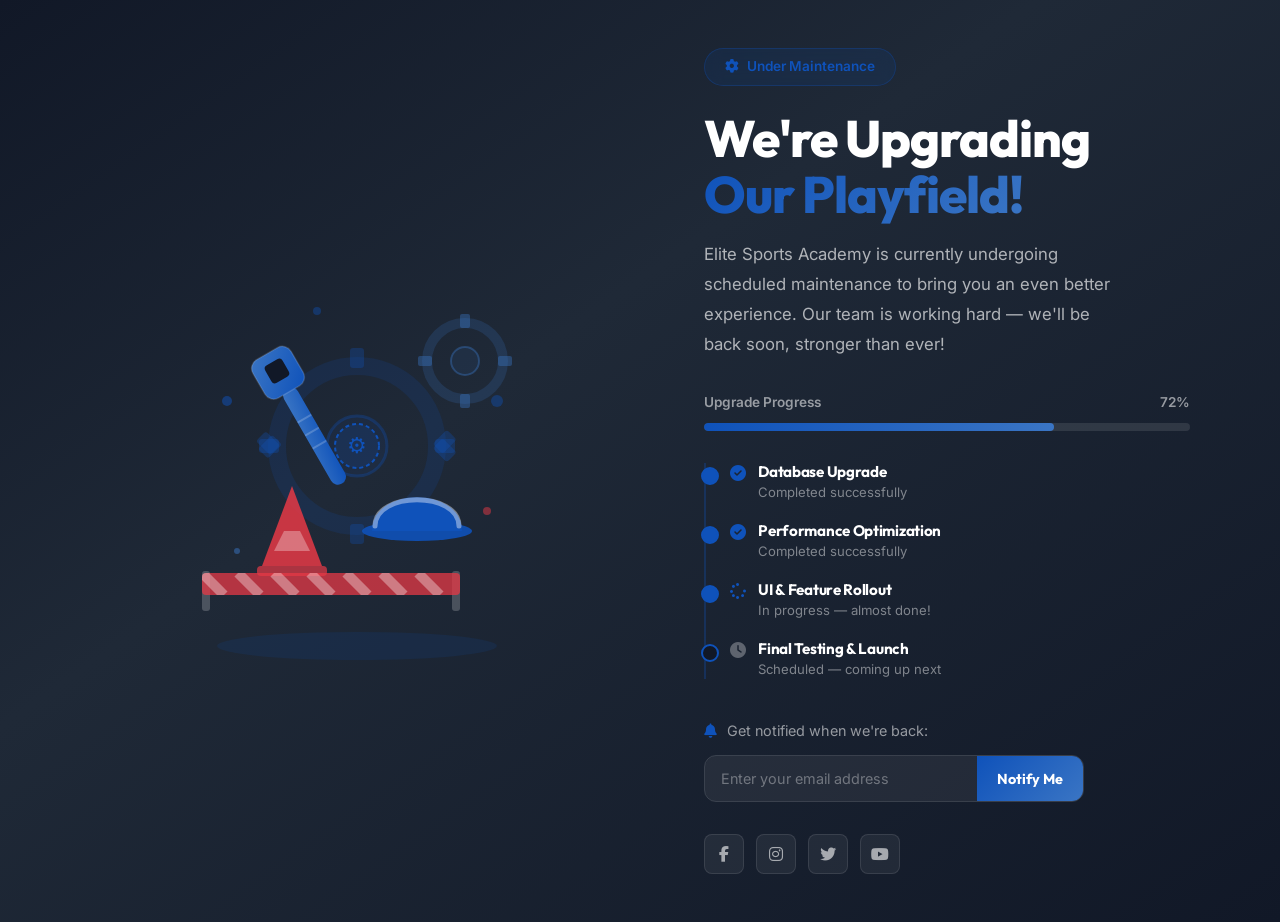
<file: maintenance.html>
<!DOCTYPE html>
<html lang="en">
<head>
    <meta charset="UTF-8">
    <meta name="viewport" content="width=device-width, initial-scale=1.0">
    <title>Under Maintenance | Elite Sports Academy</title>
    <link rel="stylesheet" href="style.css">
    <link rel="stylesheet" href="https://cdnjs.cloudflare.com/ajax/libs/font-awesome/6.4.0/css/all.min.css">
    <style>
        /* ── Page Shell ── */
        .maint-page {
            min-height: 100vh;
            background: linear-gradient(145deg, #111827 0%, #1F2937 40%, #111827 100%);
            display: flex;
            align-items: center;
            justify-content: center;
            padding: 3rem 1.5rem;
            position: relative;
            overflow: hidden;
            font-family: 'Inter', sans-serif;
        }

        /* Ambient blobs */
        .maint-blob {
            display: none;
        }

        /* ── Layout ── */
        .maint-inner {
            position: relative;
            z-index: 2;
            display: grid;
            grid-template-columns: 1.1fr 1fr;
            gap: 5rem;
            align-items: center;
            max-width: 1100px;
            width: 100%;
        }

        /* ── SVG side ── */
        .maint-svg-wrap {
            display: flex;
            justify-content: center;
            align-items: center;
        }

        /* ── Text side ── */
        .maint-content { color: #fff; }

        .maint-badge {
            display: inline-flex;
            align-items: center;
            gap: 0.5rem;
            background: rgba(15,82,186,0.12);
            color: #0F52BA;
            border: 1px solid rgba(15,82,186,0.3);
            padding: 0.4rem 1.25rem;
            border-radius: 2rem;
            font-size: 0.85rem;
            font-weight: 600;
            margin-bottom: 1.5rem;
            backdrop-filter: blur(8px);
        }
       

        .maint-title {
            font-family: 'Outfit', sans-serif;
            font-size: 3.2rem;
            font-weight: 800;
            line-height: 1.1;
            margin-bottom: 1rem;
            letter-spacing: -0.02em;
        }
        .maint-title span {
            background: linear-gradient(135deg, #0F52BA, #3A75C4);
            -webkit-background-clip: text;
            -webkit-text-fill-color: transparent;
            background-clip: text;
        }

        .maint-desc {
            color: rgba(255,255,255,0.65);
            font-size: 1.05rem;
            line-height: 1.8;
            margin-bottom: 2rem;
            max-width: 420px;
        }

        /* Progress bar */
        .maint-progress-wrap { margin-bottom: 2rem; }
        .maint-progress-label {
            display: flex;
            justify-content: space-between;
            font-size: 0.85rem;
            color: rgba(255,255,255,0.55);
            margin-bottom: 0.5rem;
            font-weight: 600;
        }
        .maint-progress-bar {
            width: 100%;
            height: 8px;
            background: rgba(255,255,255,0.1);
            border-radius: 8px;
            overflow: hidden;
        }
        .maint-progress-fill {
            height: 100%;
            width: 72%;
            background: linear-gradient(90deg, #0F52BA, #3A75C4);
            border-radius: 8px;
            background-size: 100% 100%;
        }

        /* Timeline */
        .maint-timeline {
            border-left: 2px solid rgba(15,82,186,0.3);
            padding-left: 1.5rem;
            margin-bottom: 2.5rem;
            display: flex;
            flex-direction: column;
            gap: 1.25rem;
        }
        .tl-item {
            position: relative;
            display: flex;
            align-items: flex-start;
            gap: 0.75rem;
        }
        .tl-item::before {
            content: '';
            position: absolute;
            left: -1.85rem;
            top: 4px;
            width: 14px;
            height: 14px;
            border-radius: 50%;
            border: 2px solid #0F52BA;
            background: #111827;
        }
        .tl-item.done::before { background: #0F52BA; }
        .tl-item.active::before { background: #0F52BA; border-color: #0F52BA; }
        .tl-icon { font-size: 1rem; margin-top: 2px; }
        .tl-item.done .tl-icon { color: #0F52BA; }
        .tl-item.active .tl-icon { color: #0F52BA; }
        .tl-item.pending .tl-icon { color: rgba(255,255,255,0.3); }
        .tl-text h4 { font-family: 'Outfit', sans-serif; font-size: 0.95rem; font-weight: 700; color: #fff; margin-bottom: 0.15rem; }
        .tl-text p { font-size: 0.82rem; color: rgba(255,255,255,0.45); line-height: 1.4; }

        /* Notify form */
        .maint-notify { margin-bottom: 2rem; }
        .maint-notify p { font-size: 0.9rem; color: rgba(255,255,255,0.55); margin-bottom: 0.75rem; }
        .notify-form {
            display: flex;
            border: 1px solid rgba(255,255,255,0.15);
            border-radius: 0.75rem;
            overflow: hidden;
            max-width: 380px;
        }
        .notify-form input {
            flex: 1;
            padding: 0.85rem 1rem;
            background: rgba(255,255,255,0.06);
            border: none;
            color: #fff;
            font-family: 'Inter', sans-serif;
            font-size: 0.9rem;
        }
        .notify-form input::placeholder { color: rgba(255,255,255,0.35); }
        .notify-form input:focus { outline: none; background: rgba(255,255,255,0.1); }
        .notify-form button {
            padding: 0.85rem 1.25rem;
            background: linear-gradient(135deg, #0F52BA, #3A75C4);
            border: none;
            color: #fff;
            font-weight: 700;
            cursor: pointer;
            font-family: 'Outfit', sans-serif;
            font-size: 0.9rem;
            transition: opacity 0.2s;
        }
        .notify-form button:hover { opacity: 0.88; }

        /* Social */
        .maint-social { display: flex; gap: 0.75rem; }
        .maint-social a {
            width: 40px; height: 40px;
            border-radius: 0.5rem;
            background: rgba(255,255,255,0.06);
            border: 1px solid rgba(255,255,255,0.1);
            display: flex; align-items: center; justify-content: center;
            color: rgba(255,255,255,0.6);
            font-size: 1rem;
            transition: all 0.3s;
        }
        .maint-social a:hover {
            background: linear-gradient(135deg, #0F52BA, #3A75C4);
            border-color: transparent;
            color: #fff;
            transform: translateY(-3px);
        }

        /* ── Responsive: Tablet ── */
        @media (max-width: 900px) {
            .maint-inner {
                grid-template-columns: 1fr;
                text-align: center;
                gap: 2.5rem;
            }
            .maint-svg-wrap svg { width: 320px; height: 320px; }
            .maint-desc { margin-inline: auto; max-width: 500px; }
            .maint-badge { margin-inline: auto; display: inline-flex; }
            .maint-timeline {
                text-align: left;
                max-width: 380px;
                margin-inline: auto;
            }
            .maint-notify { max-width: 420px; margin-inline: auto; }
            .notify-form { max-width: 100%; }
            .maint-social { justify-content: center; }
            .maint-progress-wrap { max-width: 420px; margin-inline: auto; }
            .maint-title { font-size: 2.8rem; }
            .maint-blob-1 { width: 320px; height: 320px; }
            .maint-blob-2 { width: 250px; height: 250px; }
            .maint-blob-3 { width: 180px; height: 180px; }
        }

        /* ── Responsive: Large Mobile ── */
        @media (max-width: 600px) {
            .maint-page { padding: 2rem 1rem; }
            .maint-inner { gap: 2rem; }
            .maint-svg-wrap svg { width: 260px; height: 260px; }
            .maint-title { font-size: 2.3rem; }
            .maint-desc { font-size: 0.95rem; line-height: 1.7; max-width: 100%; }
            .maint-progress-wrap { max-width: 100%; }
            .maint-notify { max-width: 100%; }
            .notify-form { flex-direction: column; border-radius: 0.75rem; }
            .notify-form input {
                border-bottom: 1px solid rgba(255,255,255,0.1);
                border-radius: 0.75rem 0.75rem 0 0;
                text-align: center;
            }
            .notify-form button { border-radius: 0 0 0.75rem 0.75rem; padding: 0.9rem; }
            .maint-timeline { max-width: 100%; padding-left: 1.25rem; }
            .tl-text h4 { font-size: 0.9rem; }
            .tl-text p { font-size: 0.78rem; }
            .maint-social a { width: 38px; height: 38px; font-size: 0.9rem; }
        }

        /* ── Responsive: Small Mobile ── */
        @media (max-width: 400px) {
            .maint-page { padding: 1.5rem 0.75rem; }
            .maint-svg-wrap svg { width: 220px; height: 220px; }
            .maint-title { font-size: 1.9rem; line-height: 1.15; }
            .maint-desc { font-size: 0.9rem; }
            .maint-badge { font-size: 0.78rem; padding: 0.35rem 1rem; }
            .maint-progress-label { font-size: 0.8rem; }
            .maint-social { gap: 0.5rem; }
            .maint-social a { width: 36px; height: 36px; font-size: 0.85rem; }
        }
    </style>
    <link rel="preconnect" href="https://images.unsplash.com">
    <link rel="preconnect" href="https://cdnjs.cloudflare.com">
    <link rel="preconnect" href="https://fonts.googleapis.com">
    <link rel="preconnect" href="https://fonts.gstatic.com" crossorigin>
    <link rel="dns-prefetch" href="https://images.unsplash.com">
    <link rel="dns-prefetch" href="https://cdnjs.cloudflare.com">
</head>
<body>
<div class="maint-page">

    <!-- Ambient blobs -->
    <div class="maint-blob maint-blob-1"></div>
    <div class="maint-blob maint-blob-2"></div>
    <div class="maint-blob maint-blob-3"></div>

    <div class="maint-inner">

        <!-- LEFT: SVG Illustration -->
        <div class="maint-svg-wrap">
            <svg width="420" height="420" viewBox="0 0 420 420" fill="none" xmlns="http://www.w3.org/2000/svg">

                <!-- Ground / shadow -->
                <ellipse cx="210" cy="395" rx="140" ry="14" fill="rgba(15,82,186,0.12)"/>

                <!-- ── Gear (large, background) ── -->
                <g transform="translate(210,195)" style="transform-origin:0 0;">
                    <circle cx="0" cy="0" r="80" fill="none" stroke="rgba(15,82,186,0.15)" stroke-width="18"/>
                    <circle cx="0" cy="0" r="30" fill="rgba(15,82,186,0.08)" stroke="rgba(15,82,186,0.3)" stroke-width="3"/>
                    <!-- Gear teeth -->
                    <rect x="-7" y="-98" width="14" height="20" rx="3" fill="rgba(15,82,186,0.3)"/>
                    <rect x="-7" y="78" width="14" height="20" rx="3" fill="rgba(15,82,186,0.3)"/>
                    <rect x="78" y="-7" width="20" height="14" rx="3" fill="rgba(15,82,186,0.3)"/>
                    <rect x="-98" y="-7" width="20" height="14" rx="3" fill="rgba(15,82,186,0.3)"/>
                    <rect x="52" y="-75" width="14" height="20" rx="3" fill="rgba(15,82,186,0.3)" transform="rotate(45)"/>
                    <rect x="-68" y="52" width="14" height="20" rx="3" fill="rgba(15,82,186,0.3)" transform="rotate(45)"/>
                    <rect x="52" y="55" width="14" height="20" rx="3" fill="rgba(15,82,186,0.3)" transform="rotate(-45)"/>
                    <rect x="-68" y="-75" width="14" height="20" rx="3" fill="rgba(15,82,186,0.3)" transform="rotate(-45)"/>
                </g>

                <!-- ── Small gear (top right) ── -->
                <g transform="translate(318,110)" style="transform-origin:0 0;">
                    <circle cx="0" cy="0" r="38" fill="none" stroke="rgba(58,117,196,0.2)" stroke-width="10"/>
                    <circle cx="0" cy="0" r="14" fill="rgba(58,117,196,0.1)" stroke="rgba(58,117,196,0.4)" stroke-width="2"/>
                    <rect x="-5" y="-47" width="10" height="14" rx="2" fill="rgba(58,117,196,0.4)"/>
                    <rect x="-5" y="33" width="10" height="14" rx="2" fill="rgba(58,117,196,0.4)"/>
                    <rect x="33" y="-5" width="14" height="10" rx="2" fill="rgba(58,117,196,0.4)"/>
                    <rect x="-47" y="-5" width="14" height="10" rx="2" fill="rgba(58,117,196,0.4)"/>
                </g>

                <!-- ── Wrench ── -->
                <g transform="translate(130,120) rotate(-30)">
                    <!-- Handle -->
                    <rect x="-8" y="20" width="16" height="110" rx="8" fill="url(#wrenchGrad)"/>
                    <!-- Head -->
                    <rect x="-22" y="-20" width="44" height="44" rx="10" fill="url(#wrenchGrad)" stroke="rgba(255,255,255,0.15)" stroke-width="1.5"/>
                    <rect x="-10" y="-10" width="20" height="20" rx="4" fill="#111827"/>
                    <!-- Grip lines on handle -->
                    <line x1="-7" y1="55" x2="7" y2="55" stroke="rgba(255,255,255,0.2)" stroke-width="2" stroke-linecap="round"/>
                    <line x1="-7" y1="70" x2="7" y2="70" stroke="rgba(255,255,255,0.2)" stroke-width="2" stroke-linecap="round"/>
                    <line x1="-7" y1="85" x2="7" y2="85" stroke="rgba(255,255,255,0.2)" stroke-width="2" stroke-linecap="round"/>
                </g>

                <!-- ── Hard hat ── -->
                <g transform="translate(270,270)">
                    <!-- Brim -->
                    <ellipse cx="0" cy="10" rx="55" ry="10" fill="#0F52BA" opacity="0.9"/>
                    <!-- Dome -->
                    <path d="M-45 10 C-45,-35 45,-35 45,10 Z" fill="#0F52BA"/>
                    <!-- Stripe -->
                    <path d="M-42 5 C-42,-30 42,-30 42,5" stroke="rgba(255,255,255,0.4)" stroke-width="5" fill="none" stroke-linecap="round"/>
                </g>

                <!-- ── Caution cone ── -->
                <g transform="translate(145,290)">
                    <polygon points="0,-55 30,25 -30,25" fill="#E63946" opacity="0.85"/>
                    <rect x="-35" y="25" width="70" height="10" rx="4" fill="#E63946" opacity="0.7"/>
                    <!-- White stripes on cone -->
                    <polygon points="-8,-10 8,-10 18,10 -18,10" fill="rgba(255,255,255,0.3)"/>
                </g>

                <!-- ── Spanner bolt icon (centre) ── -->
                <circle cx="210" cy="195" r="22" fill="rgba(15,82,186,0.15)" stroke="#0F52BA" stroke-width="2" stroke-dasharray="4 3"/>
                <text x="200" y="202" font-size="22" fill="#0F52BA">⚙</text>

                <!-- ── Floating dots (screws / bolts) ── -->
                <circle cx="80"  cy="150" r="5" fill="rgba(15,82,186,0.5)"/>
                <circle cx="340" cy="260" r="4" fill="rgba(230,57,70,0.5)"/>
                <circle cx="90"  cy="300" r="3" fill="rgba(58,117,196,0.5)"/>
                <circle cx="350" cy="150" r="6" fill="rgba(15,82,186,0.4)"/>
                <circle cx="170" cy="60"  r="4" fill="rgba(15,82,186,0.4)"/>

                <!-- ── Construction barrier ── -->
                <g transform="translate(55,360)">
                    <!-- Left post -->
                    <rect x="0" y="-40" width="8" height="40" rx="3" fill="rgba(255,255,255,0.2)"/>
                    <!-- Right post -->
                    <rect x="250" y="-40" width="8" height="40" rx="3" fill="rgba(255,255,255,0.2)"/>
                    <!-- Barrier board -->
                    <rect x="0" y="-38" width="258" height="22" rx="4" fill="#E63946" opacity="0.75"/>
                    <!-- Diagonal stripes -->
                    <clipPath id="barrierClip"><rect x="0" y="-38" width="258" height="22" rx="4"/></clipPath>
                    <g clip-path="url(#barrierClip)">
                        <line x1="0"   y1="-38" x2="22"  y2="-16" stroke="rgba(255,255,255,0.35)" stroke-width="10"/>
                        <line x1="36"  y1="-38" x2="58"  y2="-16" stroke="rgba(255,255,255,0.35)" stroke-width="10"/>
                        <line x1="72"  y1="-38" x2="94"  y2="-16" stroke="rgba(255,255,255,0.35)" stroke-width="10"/>
                        <line x1="108" y1="-38" x2="130" y2="-16" stroke="rgba(255,255,255,0.35)" stroke-width="10"/>
                        <line x1="144" y1="-38" x2="166" y2="-16" stroke="rgba(255,255,255,0.35)" stroke-width="10"/>
                        <line x1="180" y1="-38" x2="202" y2="-16" stroke="rgba(255,255,255,0.35)" stroke-width="10"/>
                        <line x1="216" y1="-38" x2="238" y2="-16" stroke="rgba(255,255,255,0.35)" stroke-width="10"/>
                    </g>
                </g>

                <defs>
                    <linearGradient id="wrenchGrad" x1="0" y1="0" x2="1" y2="1">
                        <stop offset="0%" stop-color="#3A75C4"/>
                        <stop offset="100%" stop-color="#0F52BA"/>
                    </linearGradient>
                </defs>
            </svg>
        </div>

        <!-- RIGHT: Text Content -->
        <div class="maint-content">

            <div class="maint-badge">
                <i class="fa-solid fa-gear"></i> Under Maintenance
            </div>

            <h1 class="maint-title">
                We're Upgrading<br>
                <span>Our Playfield!</span>
            </h1>

            <p class="maint-desc">
                Elite Sports Academy is currently undergoing scheduled maintenance to bring you an even better experience. Our team is working hard — we'll be back soon, stronger than ever!
            </p>

            <!-- Progress -->
            <div class="maint-progress-wrap">
                <div class="maint-progress-label">
                    <span>Upgrade Progress</span>
                    <span>72%</span>
                </div>
                <div class="maint-progress-bar">
                    <div class="maint-progress-fill"></div>
                </div>
            </div>

            <!-- Timeline -->
            <div class="maint-timeline">
                <div class="tl-item done">
                    <i class="fa-solid fa-check-circle tl-icon"></i>
                    <div class="tl-text">
                        <h4>Database Upgrade</h4>
                        <p>Completed successfully</p>
                    </div>
                </div>
                <div class="tl-item done">
                    <i class="fa-solid fa-check-circle tl-icon"></i>
                    <div class="tl-text">
                        <h4>Performance Optimization</h4>
                        <p>Completed successfully</p>
                    </div>
                </div>
                <div class="tl-item active">
                    <i class="fa-solid fa-spinner tl-icon fa-spin"></i>
                    <div class="tl-text">
                        <h4>UI &amp; Feature Rollout</h4>
                        <p>In progress — almost done!</p>
                    </div>
                </div>
                <div class="tl-item pending">
                    <i class="fa-solid fa-clock tl-icon"></i>
                    <div class="tl-text">
                        <h4>Final Testing &amp; Launch</h4>
                        <p>Scheduled — coming up next</p>
                    </div>
                </div>
            </div>

            <!-- Notify form -->
            <div class="maint-notify">
                <p><i class="fa-solid fa-bell" style="color:#0F52BA; margin-right:6px;"></i> Get notified when we're back:</p>
                <div class="notify-form">
                    <input type="email" placeholder="Enter your email address">
                    <button type="button" onclick="this.textContent='✓ Done!'; this.style.background='#16a34a';">Notify Me</button>
                </div>
            </div>

            <!-- Social links -->
            <div class="maint-social">
                <a href="#" aria-label="Facebook"><i class="fa-brands fa-facebook-f"></i></a>
                <a href="#" aria-label="Instagram"><i class="fa-brands fa-instagram"></i></a>
                <a href="#" aria-label="Twitter"><i class="fa-brands fa-twitter"></i></a>
                <a href="#" aria-label="YouTube"><i class="fa-brands fa-youtube"></i></a>
            </div>

        </div>
    </div>
</div>

<script src="script.js" defer></script>
</body>
</html>
</file>
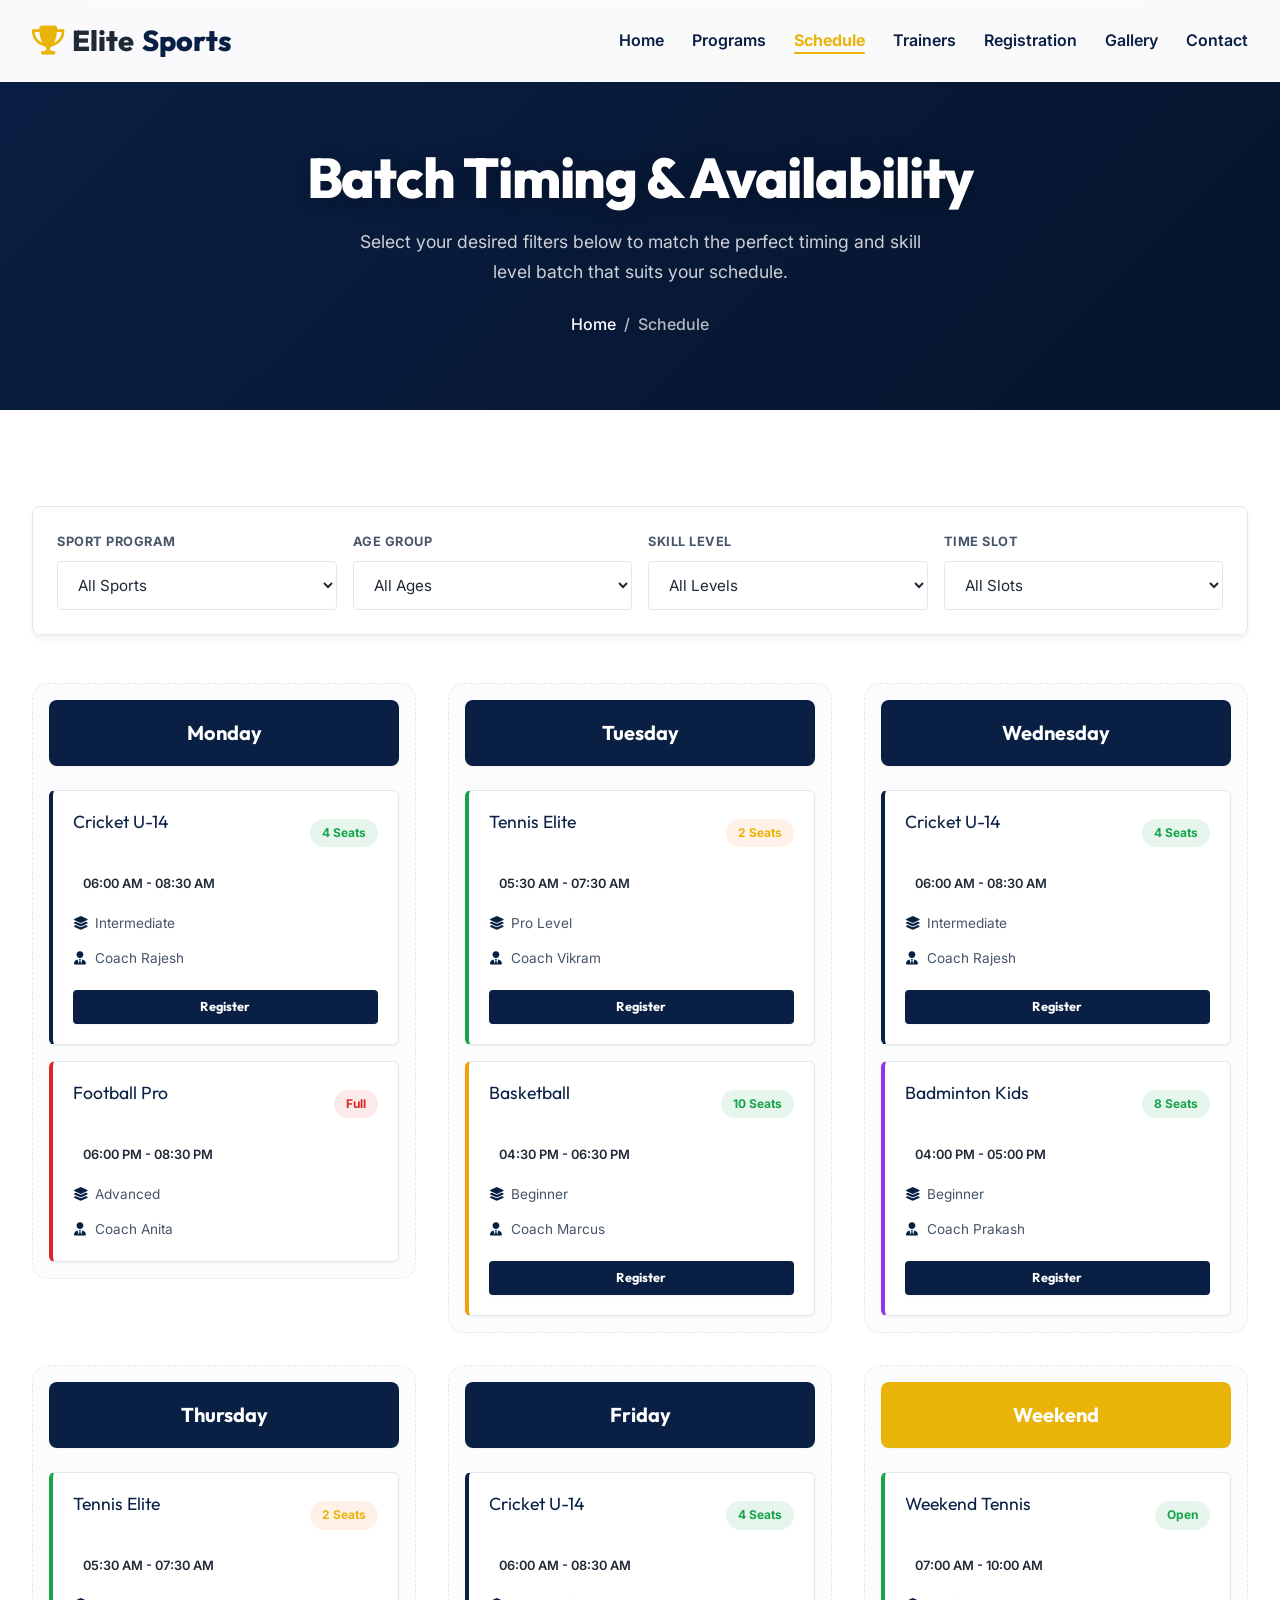
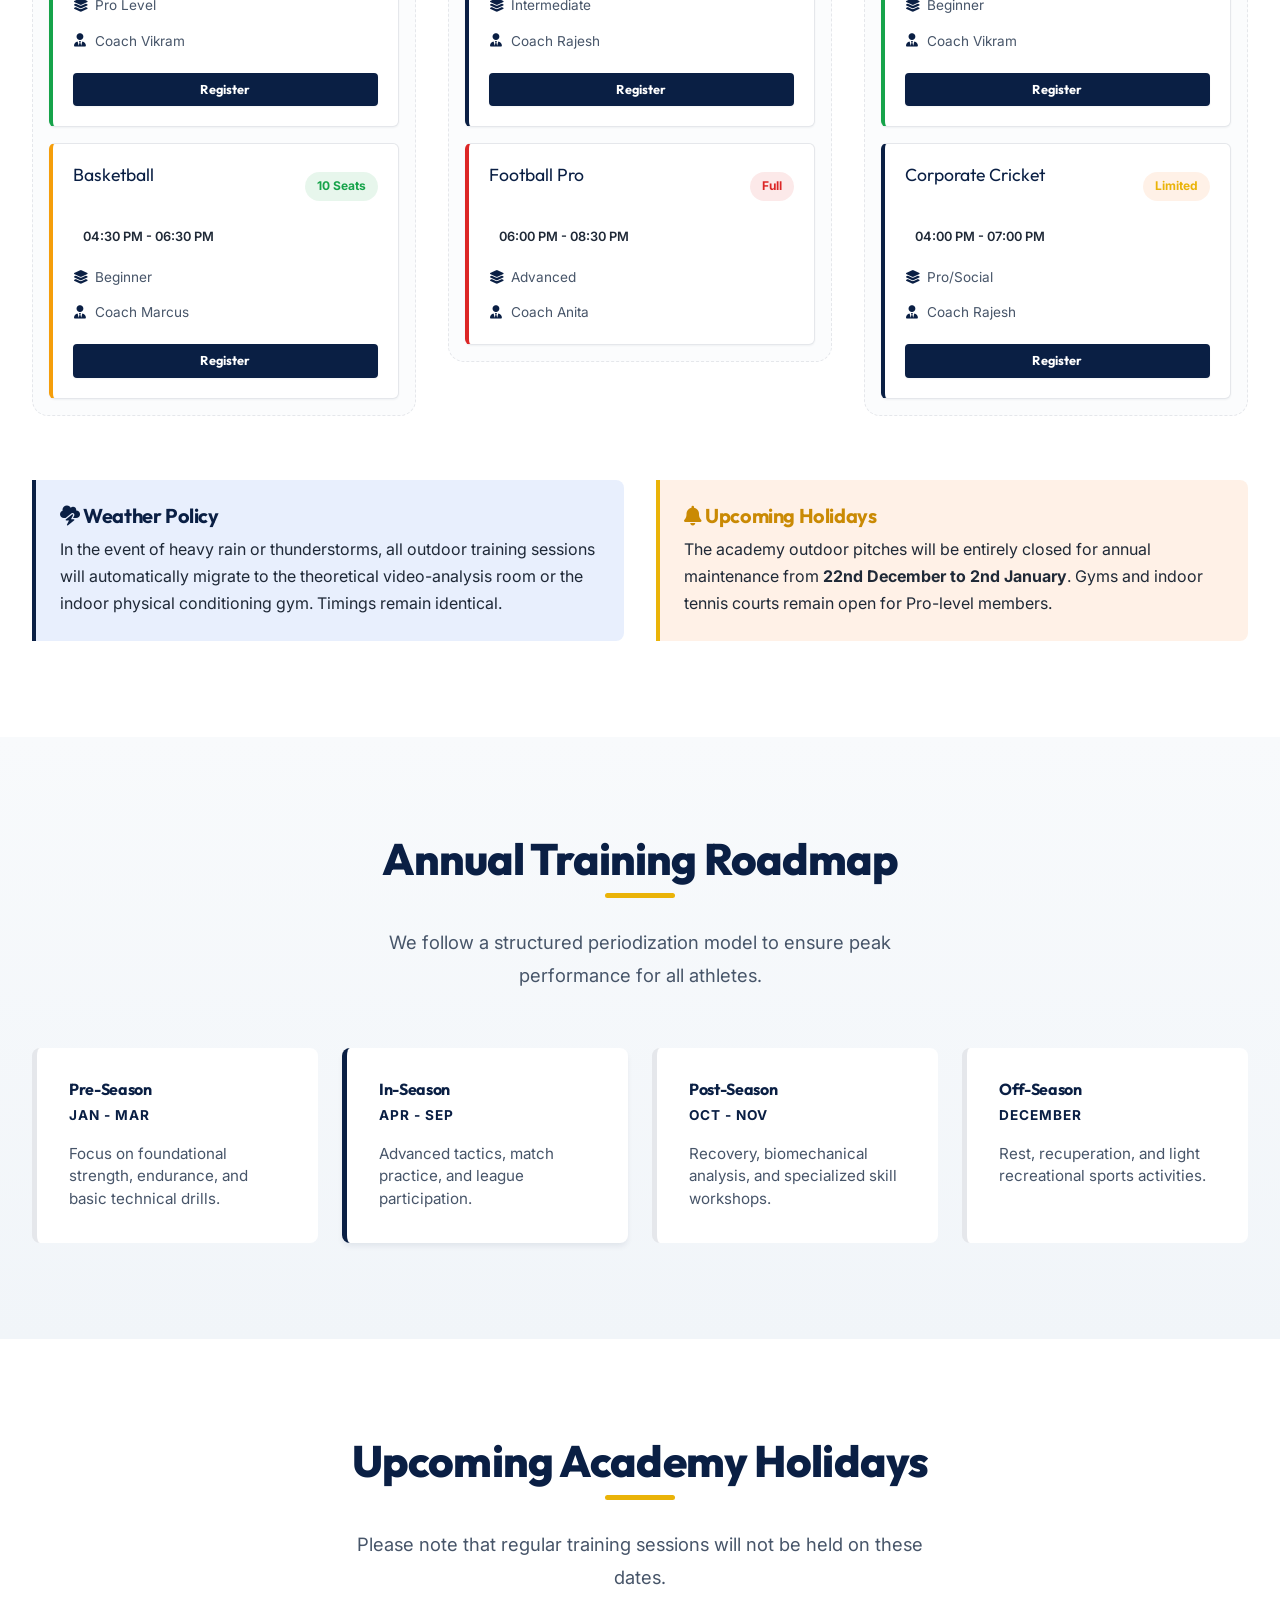
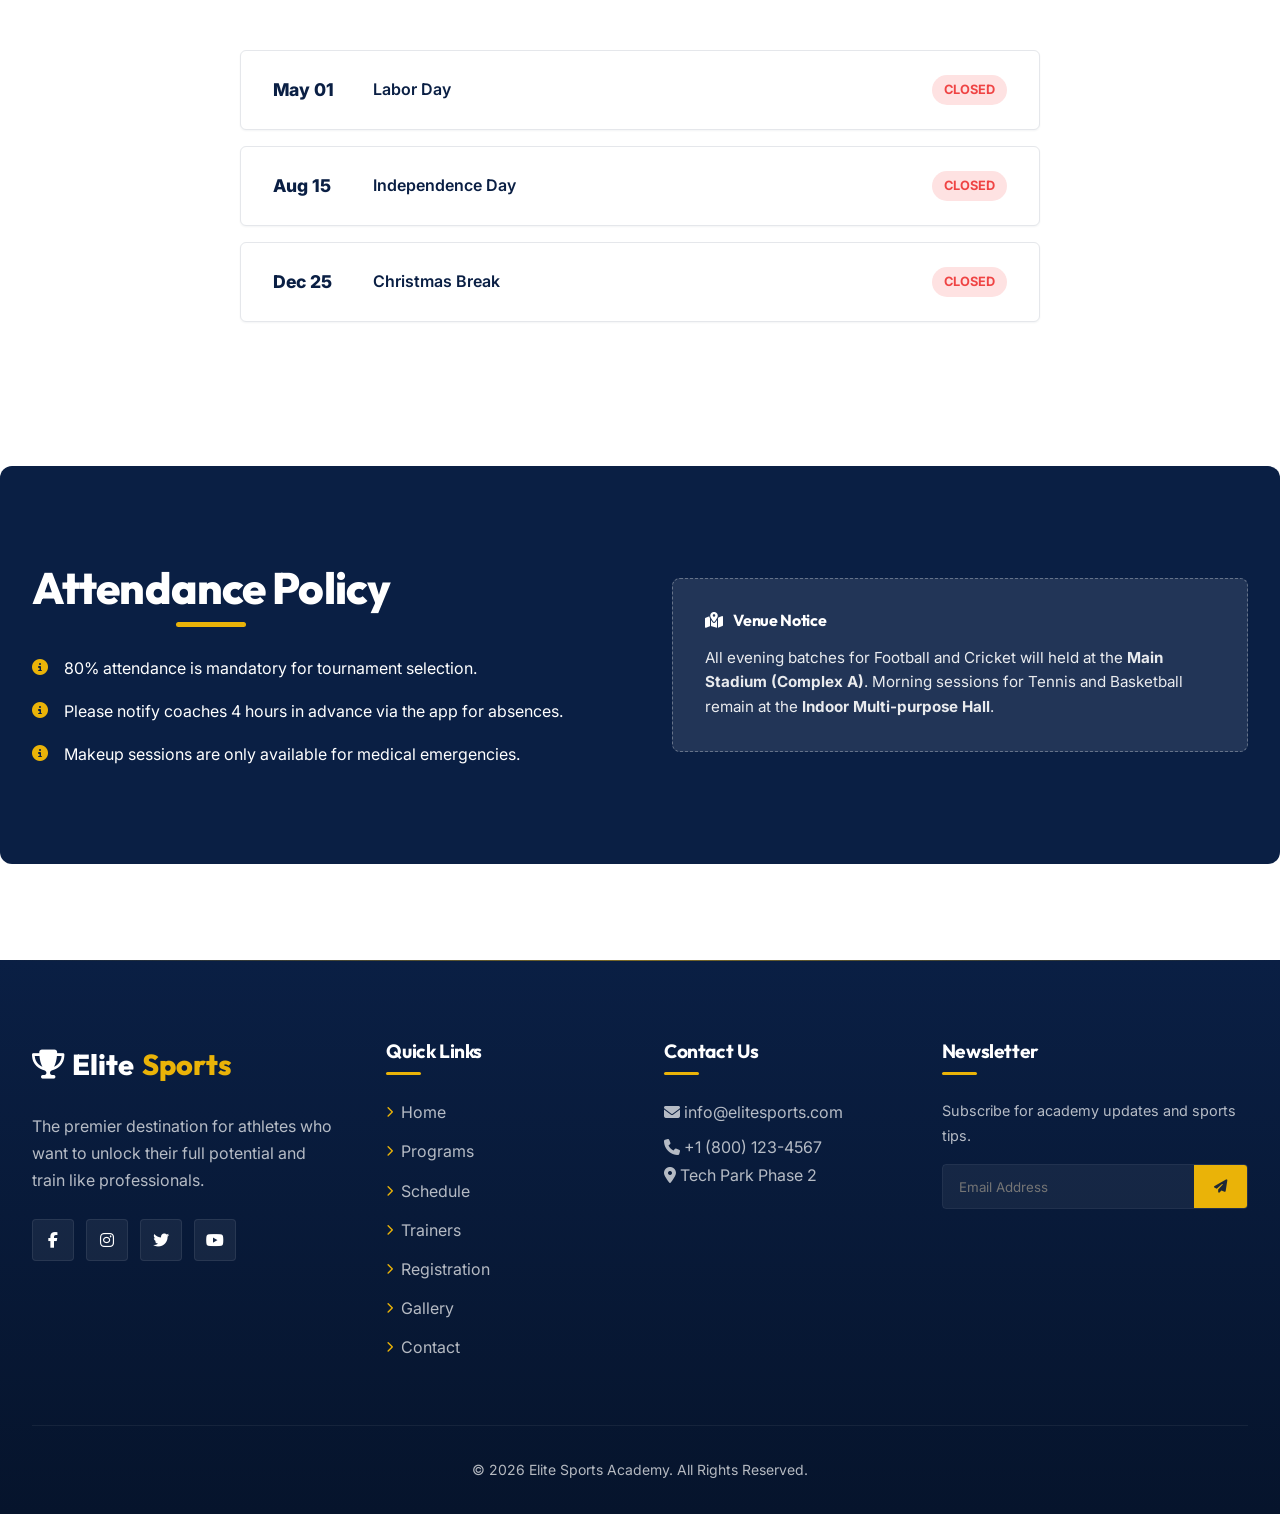
<file: schedule.html>
<!DOCTYPE html>
<html lang="en">
<head>
    <meta charset="UTF-8">
    <meta name="viewport" content="width=device-width, initial-scale=1.0">
    <title>Interactive Schedule & Batches | Elite Sports Academy</title>
    <link rel="icon" href="data:image/svg+xml,<svg xmlns=%22http://www.w3.org/2000/svg%22 viewBox=%220 0 100 100%22><text y=%22.9em%22 font-size=%2290%22>🏆</text></svg>">
    <meta name="description" content="View our interactive sports academy schedule. Filter by sport, age group, and skill level to find the perfect training batch for your needs.">
    <link rel="stylesheet" href="style.css">
    <link rel="stylesheet" href="https://cdnjs.cloudflare.com/ajax/libs/font-awesome/6.4.0/css/all.min.css">
    <link rel="preconnect" href="https://images.unsplash.com">
    <link rel="preconnect" href="https://cdnjs.cloudflare.com">
    <link rel="preconnect" href="https://fonts.googleapis.com">
    <link rel="preconnect" href="https://fonts.gstatic.com" crossorigin>
    <link rel="dns-prefetch" href="https://images.unsplash.com">
    <link rel="dns-prefetch" href="https://cdnjs.cloudflare.com">
</head>
<body>

    <!-- Shared Navbar -->
    <nav class="navbar" id="navbar">
        <div class="container nav-container">
            <a href="index.html" class="logo">
                <i class="fa-solid fa-trophy"></i> Elite<span>Sports</span>
            </a>
            <button class="mobile-toggle" id="mobile-toggle">
                <span class="hamburger"></span>
            </button>
                        <ul class="nav-links" id="nav-links">
                <li><a href="index.html">Home</a></li>
                <li><a href="programs.html">Programs</a></li>
                <li><a href="schedule.html">Schedule</a></li>
                <li><a href="trainers.html">Trainers</a></li>
                <li><a href="registration.html">Registration</a></li>
                <li><a href="gallery.html">Gallery</a></li>
                <li><a href="contact.html">Contact</a></li>
            </ul>
        </div>
    </nav>

    <!-- Page Header -->
    <header class="page-header">
        <div class="container">
            <h1>Batch Timing & Availability</h1>
            <p style="color: rgba(255,255,255,0.8); max-width: 600px; margin: 0 auto 1.5rem; font-size: 1.1rem;">Select your desired filters below to match the perfect timing and skill level batch that suits your schedule.</p>
            <div class="breadcrumb">
                <a href="index.html">Home</a> <span>/</span> Schedule
            </div>
        </div>
    </header>

    <!-- Schedule Section -->
    <section class="section-padding" id="schedule" style="position: relative;">
        <div class="container">
            
            <!-- Sticky Filter Bar -->
            <div class="sticky-filter-wrap">
                <div class="sticky-filter-bar reveal">
                    <div class="adv-filter">
                        <label for="filter-sport">Sport Program</label>
                        <select id="filter-sport" class="adv-select">
                            <option value="all">All Sports</option>
                            <option value="cricket">Cricket</option>
                            <option value="football">Football</option>
                            <option value="tennis">Tennis</option>
                            <option value="badminton">Badminton</option>
                            <option value="basketball">Basketball</option>
                        </select>
                    </div>
                    <div class="adv-filter">
                        <label for="filter-age">Age Group</label>
                        <select id="filter-age" class="adv-select">
                            <option value="all">All Ages</option>
                            <option value="u10">U-10 (6 to 9 yrs)</option>
                            <option value="u14">U-14 (10 to 13 yrs)</option>
                            <option value="u19">U-19 (14 to 18 yrs)</option>
                            <option value="senior">Senior (19+ yrs)</option>
                        </select>
                    </div>
                    <div class="adv-filter">
                        <label for="filter-level">Skill Level</label>
                        <select id="filter-level" class="adv-select">
                            <option value="all">All Levels</option>
                            <option value="beginner">Beginner / Novice</option>
                            <option value="intermediate">Intermediate</option>
                            <option value="pro">Pro / Advanced</option>
                        </select>
                    </div>
                    <div class="adv-filter">
                        <label for="filter-time">Time Slot</label>
                        <select id="filter-time" class="adv-select">
                            <option value="all">All Slots</option>
                            <option value="morning">Morning (5am - 9am)</option>
                            <option value="evening">Evening (4pm - 8pm)</option>
                        </select>
                    </div>
                </div>
            </div>

            <!-- Weekly Calendar Layout -->
            <div class="weekly-calendar reveal">
                
                <!-- Monday Column -->
                <div class="cal-day-col">
                    <div class="cal-day-title">Monday</div>
                    
                    <div class="batch-card" data-sport="cricket" data-age="u14" data-level="intermediate" data-time="morning">
                        <div class="bc-header">
                            <span class="bc-title">Cricket U-14</span>
                            <span class="seats-indicator green">4 Seats</span>
                        </div>
                        <div class="bc-time">06:00 AM - 08:30 AM</div>
                        <div class="bc-detail"><i class="fa-solid fa-layer-group"></i> Intermediate</div>
                        <div class="bc-detail"><i class="fa-solid fa-user-tie"></i> Coach Rajesh</div>
                        <a href="registration.html?program=cricket" class="btn btn-primary" style="padding:0.25rem; font-size:0.8rem; margin-top:0.5rem;">Register</a>
                    </div>
                    
                    <div class="batch-card" data-sport="football" data-age="senior" data-level="pro" data-time="evening">
                        <div class="bc-header">
                            <span class="bc-title">Football Pro</span>
                            <span class="seats-indicator red">Full</span>
                        </div>
                        <div class="bc-time">06:00 PM - 08:30 PM</div>
                        <div class="bc-detail"><i class="fa-solid fa-layer-group"></i> Advanced</div>
                        <div class="bc-detail"><i class="fa-solid fa-user-tie"></i> Coach Anita</div>
                    </div>
                </div>

                <!-- Tuesday Column -->
                <div class="cal-day-col">
                    <div class="cal-day-title">Tuesday</div>
                    
                    <div class="batch-card" data-sport="tennis" data-age="u19" data-level="pro" data-time="morning">
                        <div class="bc-header">
                            <span class="bc-title">Tennis Elite</span>
                            <span class="seats-indicator orange">2 Seats</span>
                        </div>
                        <div class="bc-time">05:30 AM - 07:30 AM</div>
                        <div class="bc-detail"><i class="fa-solid fa-layer-group"></i> Pro Level</div>
                        <div class="bc-detail"><i class="fa-solid fa-user-tie"></i> Coach Vikram</div>
                        <a href="registration.html?program=tennis" class="btn btn-primary" style="padding:0.25rem; font-size:0.8rem; margin-top:0.5rem;">Register</a>
                    </div>

                    <div class="batch-card" data-sport="basketball" data-age="u14" data-level="beginner" data-time="evening">
                        <div class="bc-header">
                            <span class="bc-title">Basketball</span>
                            <span class="seats-indicator green">10 Seats</span>
                        </div>
                        <div class="bc-time">04:30 PM - 06:30 PM</div>
                        <div class="bc-detail"><i class="fa-solid fa-layer-group"></i> Beginner</div>
                        <div class="bc-detail"><i class="fa-solid fa-user-tie"></i> Coach Marcus</div>
                        <a href="registration.html?program=basketball" class="btn btn-primary" style="padding:0.25rem; font-size:0.8rem; margin-top:0.5rem;">Register</a>
                    </div>
                </div>

                <!-- Wednesday Column -->
                <div class="cal-day-col">
                    <div class="cal-day-title">Wednesday</div>
                    
                    <div class="batch-card" data-sport="cricket" data-age="u14" data-level="intermediate" data-time="morning">
                        <div class="bc-header">
                            <span class="bc-title">Cricket U-14</span>
                            <span class="seats-indicator green">4 Seats</span>
                        </div>
                        <div class="bc-time">06:00 AM - 08:30 AM</div>
                        <div class="bc-detail"><i class="fa-solid fa-layer-group"></i> Intermediate</div>
                        <div class="bc-detail"><i class="fa-solid fa-user-tie"></i> Coach Rajesh</div>
                        <a href="registration.html?program=cricket" class="btn btn-primary" style="padding:0.25rem; font-size:0.8rem; margin-top:0.5rem;">Register</a>
                    </div>

                    <div class="batch-card" data-sport="badminton" data-age="u10" data-level="beginner" data-time="evening">
                        <div class="bc-header">
                            <span class="bc-title">Badminton Kids</span>
                            <span class="seats-indicator green">8 Seats</span>
                        </div>
                        <div class="bc-time">04:00 PM - 05:00 PM</div>
                        <div class="bc-detail"><i class="fa-solid fa-layer-group"></i> Beginner</div>
                        <div class="bc-detail"><i class="fa-solid fa-user-tie"></i> Coach Prakash</div>
                        <a href="registration.html?program=badminton" class="btn btn-primary" style="padding:0.25rem; font-size:0.8rem; margin-top:0.5rem;">Register</a>
                    </div>
                </div>

                <!-- Thursday Column -->
                <div class="cal-day-col">
                    <div class="cal-day-title">Thursday</div>

                    <div class="batch-card" data-sport="tennis" data-age="u19" data-level="pro" data-time="morning">
                        <div class="bc-header">
                            <span class="bc-title">Tennis Elite</span>
                            <span class="seats-indicator orange">2 Seats</span>
                        </div>
                        <div class="bc-time">05:30 AM - 07:30 AM</div>
                        <div class="bc-detail"><i class="fa-solid fa-layer-group"></i> Pro Level</div>
                        <div class="bc-detail"><i class="fa-solid fa-user-tie"></i> Coach Vikram</div>
                        <a href="registration.html?program=tennis" class="btn btn-primary" style="padding:0.25rem; font-size:0.8rem; margin-top:0.5rem;">Register</a>
                    </div>
                    
                    <div class="batch-card" data-sport="basketball" data-age="u14" data-level="beginner" data-time="evening">
                        <div class="bc-header">
                            <span class="bc-title">Basketball</span>
                            <span class="seats-indicator green">10 Seats</span>
                        </div>
                        <div class="bc-time">04:30 PM - 06:30 PM</div>
                        <div class="bc-detail"><i class="fa-solid fa-layer-group"></i> Beginner</div>
                        <div class="bc-detail"><i class="fa-solid fa-user-tie"></i> Coach Marcus</div>
                        <a href="registration.html?program=basketball" class="btn btn-primary" style="padding:0.25rem; font-size:0.8rem; margin-top:0.5rem;">Register</a>
                    </div>
                </div>

                <!-- Friday Column -->
                <div class="cal-day-col">
                    <div class="cal-day-title">Friday</div>

                    <div class="batch-card" data-sport="cricket" data-age="u14" data-level="intermediate" data-time="morning">
                        <div class="bc-header">
                            <span class="bc-title">Cricket U-14</span>
                            <span class="seats-indicator green">4 Seats</span>
                        </div>
                        <div class="bc-time">06:00 AM - 08:30 AM</div>
                        <div class="bc-detail"><i class="fa-solid fa-layer-group"></i> Intermediate</div>
                        <div class="bc-detail"><i class="fa-solid fa-user-tie"></i> Coach Rajesh</div>
                        <a href="registration.html?program=cricket" class="btn btn-primary" style="padding:0.25rem; font-size:0.8rem; margin-top:0.5rem;">Register</a>
                    </div>
                    
                    <div class="batch-card" data-sport="football" data-age="senior" data-level="pro" data-time="evening">
                        <div class="bc-header">
                            <span class="bc-title">Football Pro</span>
                            <span class="seats-indicator red">Full</span>
                        </div>
                        <div class="bc-time">06:00 PM - 08:30 PM</div>
                        <div class="bc-detail"><i class="fa-solid fa-layer-group"></i> Advanced</div>
                        <div class="bc-detail"><i class="fa-solid fa-user-tie"></i> Coach Anita</div>
                    </div>
                </div>

                <!-- Weekend Column -->
                <div class="cal-day-col">
                    <div class="cal-day-title weekend">Weekend</div>
                    <div class="batch-card" data-sport="tennis" data-age="u10" data-level="beginner" data-time="morning">
                        <div class="bc-header">
                            <span class="bc-title">Weekend Tennis</span>
                            <span class="seats-indicator green">Open</span>
                        </div>
                        <div class="bc-time">07:00 AM - 10:00 AM</div>
                        <div class="bc-detail"><i class="fa-solid fa-layer-group"></i> Beginner</div>
                        <div class="bc-detail"><i class="fa-solid fa-user-tie"></i> Coach Vikram</div>
                        <a href="registration.html?program=tennis" class="btn btn-primary" style="padding:0.25rem; font-size:0.8rem; margin-top:0.5rem;">Register</a>
                    </div>
                    <div class="batch-card" data-sport="cricket" data-age="senior" data-level="pro" data-time="evening">
                        <div class="bc-header">
                            <span class="bc-title">Corporate Cricket</span>
                            <span class="seats-indicator orange">Limited</span>
                        </div>
                        <div class="bc-time">04:00 PM - 07:00 PM</div>
                        <div class="bc-detail"><i class="fa-solid fa-layer-group"></i> Pro/Social</div>
                        <div class="bc-detail"><i class="fa-solid fa-user-tie"></i> Coach Rajesh</div>
                        <a href="registration.html?program=cricket" class="btn btn-primary" style="padding:0.25rem; font-size:0.8rem; margin-top:0.5rem;">Register</a>
                    </div>
                </div>

            </div>

            <!-- Enhanced Notices -->
            <div style="display: grid; grid-template-columns: repeat(auto-fit, minmax(300px, 1fr)); gap: 2rem;">
                <div class="notice-box reveal" style="margin-top: 0; background: rgba(37, 99, 235, 0.1); border-left-color: var(--primary);">
                    <h4 style="color: var(--primary);"><i class="fa-solid fa-cloud-bolt"></i> Weather Policy</h4>
                    <p>In the event of heavy rain or thunderstorms, all outdoor training sessions will automatically migrate to the theoretical video-analysis room or the indoor physical conditioning gym. Timings remain identical.</p>
                </div>
                <div class="notice-box reveal" style="margin-top: 0;">
                    <h4><i class="fa-solid fa-bell"></i> Upcoming Holidays</h4>
                    <p>The academy outdoor pitches will be entirely closed for annual maintenance from <strong>22nd December to 2nd January</strong>. Gyms and indoor tennis courts remain open for Pro-level members.</p>
                </div>
            </div>

        </div>
    </section>

    <!-- NEW: Training Phases -->
    <section class="section-padding bg-light">
        <div class="container reveal">
            <div class="section-header">
                <h2 class="section-title">Annual Training Roadmap</h2>
                <p class="section-subtitle">We follow a structured periodization model to ensure peak performance for all athletes.</p>
            </div>
            <div class="phase-grid">
                <div class="phase-card">
                    <h4>Pre-Season</h4>
                    <span class="phase-duration">Jan - Mar</span>
                    <p>Focus on foundational strength, endurance, and basic technical drills.</p>
                </div>
                <div class="phase-card active">
                    <h4>In-Season</h4>
                    <span class="phase-duration">Apr - Sep</span>
                    <p>Advanced tactics, match practice, and league participation.</p>
                </div>
                <div class="phase-card">
                    <h4>Post-Season</h4>
                    <span class="phase-duration">Oct - Nov</span>
                    <p>Recovery, biomechanical analysis, and specialized skill workshops.</p>
                </div>
                <div class="phase-card">
                    <h4>Off-Season</h4>
                    <span class="phase-duration">December</span>
                    <p>Rest, recuperation, and light recreational sports activities.</p>
                </div>
            </div>
        </div>
    </section>

    <!-- NEW: Holiday Calendar -->
    <section class="section-padding">
        <div class="container reveal">
            <div class="section-header">
                <h2 class="section-title">Upcoming Academy Holidays</h2>
                <p class="section-subtitle">Please note that regular training sessions will not be held on these dates.</p>
            </div>
            <div class="holiday-list">
                <div class="holiday-item">
                    <div class="h-date">May 01</div>
                    <div class="h-name">Labor Day</div>
                    <div class="h-status">Closed</div>
                </div>
                <div class="holiday-item">
                    <div class="h-date">Aug 15</div>
                    <div class="h-name">Independence Day</div>
                    <div class="h-status">Closed</div>
                </div>
                <div class="holiday-item">
                    <div class="h-date">Dec 25</div>
                    <div class="h-name">Christmas Break</div>
                    <div class="h-status">Closed</div>
                </div>
            </div>
        </div>
    </section>

    <!-- NEW: Attendance & Venue Policy -->
    <section class="section-padding bg-dark" style="background: var(--primary); color: #fff; margin-top: 2rem; margin-bottom: 6rem; border-radius: var(--radius-xl);">
        <div class="container reveal">
            <div class="policy-layout" style="display: grid; grid-template-columns: 1fr 1fr; gap: 4rem; align-items: center;">
                <div>
                    <h2 class="section-title" style="color: #fff; text-align: left;">Attendance Policy</h2>
                    <ul style="list-style: none; margin-top: 1.5rem;">
                        <li style="margin-bottom: 1rem; display: flex; gap: 1rem;"><i class="fa-solid fa-circle-info" style="color: var(--cta); margin-top: 4px;"></i> 80% attendance is mandatory for tournament selection.</li>
                        <li style="margin-bottom: 1rem; display: flex; gap: 1rem;"><i class="fa-solid fa-circle-info" style="color: var(--cta); margin-top: 4px;"></i> Please notify coaches 4 hours in advance via the app for absences.</li>
                        <li style="display: flex; gap: 1rem;"><i class="fa-solid fa-circle-info" style="color: var(--cta); margin-top: 4px;"></i> Makeup sessions are only available for medical emergencies.</li>
                    </ul>
                </div>
                <div style="background: rgba(255,255,255,0.1); padding: 2rem; border-radius: var(--radius-lg); border: 1px dashed rgba(255,255,255,0.3);">
                    <h4 style="margin-bottom: 1rem;"><i class="fa-solid fa-map-location-dot" style="margin-right: 0.5rem;"></i> Venue Notice</h4>
                    <p style="font-size: 0.95rem; line-height: 1.6; opacity: 0.9;">All evening batches for Football and Cricket will held at the <strong>Main Stadium (Complex A)</strong>. Morning sessions for Tennis and Basketball remain at the <strong>Indoor Multi-purpose Hall</strong>.</p>
                </div>
            </div>
        </div>
    </section>

    <!-- Shared Footer -->
    <footer class="footer">
        <div class="container">
            <div class="footer-grid">
                <div class="footer-about">
                    <a href="index.html" class="footer-logo"><i class="fa-solid fa-trophy"></i> Elite<span>Sports</span></a>
                    <p style="margin-bottom: 1.5rem;">The premier destination for athletes who want to unlock their full potential and train like professionals.</p>
                    <div class="social-links">
                        <a href="https://facebook.com/elitesports" target="_blank" class="social-link" aria-label="Facebook"><i class="fa-brands fa-facebook-f"></i></a>
                        <a href="https://instagram.com/elitesports" target="_blank" class="social-link" aria-label="Instagram"><i class="fa-brands fa-instagram"></i></a>
                        <a href="https://twitter.com/elitesports" target="_blank" class="social-link" aria-label="Twitter"><i class="fa-brands fa-twitter"></i></a>
                        <a href="https://youtube.com/elitesports" target="_blank" class="social-link" aria-label="YouTube"><i class="fa-brands fa-youtube"></i></a>
                    </div>
                </div>
                <div class="footer-links-col">
                    <h4 class="footer-title">Quick Links</h4>
                    <div class="footer-links">
                        <a href="index.html"><i class="fa-solid fa-chevron-right"></i> Home</a>
                        <a href="programs.html"><i class="fa-solid fa-chevron-right"></i> Programs</a>
                        <a href="schedule.html"><i class="fa-solid fa-chevron-right"></i> Schedule</a>
                        <a href="trainers.html"><i class="fa-solid fa-chevron-right"></i> Trainers</a>
                        <a href="registration.html"><i class="fa-solid fa-chevron-right"></i> Registration</a>
                        <a href="gallery.html"><i class="fa-solid fa-chevron-right"></i> Gallery</a>
                        <a href="contact.html"><i class="fa-solid fa-chevron-right"></i> Contact</a>
                    </div>
                </div>
                <div class="footer-links-col">
                    <h4 class="footer-title">Contact Us</h4>
                    <p style="margin-bottom: 0.5rem;"><i class="fa-solid fa-envelope"></i> info@elitesports.com</p>
                    <p><i class="fa-solid fa-phone"></i> +1 (800) 123-4567</p>
                    <p><i class="fa-solid fa-location-dot"></i> Tech Park Phase 2</p>
                </div>
                <div class="footer-links-col">
                    <h4 class="footer-title">Newsletter</h4>
                    <p style="margin-bottom: 1rem; font-size: 0.9rem;">Subscribe for academy updates and sports tips.</p>
                    <form class="newsletter-form validate-form" onsubmit="event.preventDefault(); alert('Subscribed successfully!');">
                        <input type="email" placeholder="Email Address" required>
                        <button type="submit" aria-label="Subscribe"><i class="fa-solid fa-paper-plane"></i></button>
                    </form>
                </div>
            </div>
            <div class="footer-bottom"><p>&copy; 2026 Elite Sports Academy. All Rights Reserved.</p></div>
        </div>
    </footer>

    <script src="script.js" defer></script>
</body>
</html>
</file>
<file: style.css>
@import url('https://fonts.googleapis.com/css2?family=Inter:wght@300;400;500;600;700&family=Outfit:wght@400;500;600;700;800&display=swap');

:root {
  /* âœ¨ Professional Sports Brand Colors â€” Navy, White, Silver & Gold */
  --primary: #0A1F44;
  --primary-hover: #06142C;
  --secondary: #FFFFFF;
  --secondary-light: #F8FAFC;
  --cta: #EAB308;
  --cta-hover: #CA8A04;
  --accent: #64748B;
  --accent-glow: transparent;
  
  --bg-main: #FFFFFF;
  --bg-card: #FFFFFF;
  --bg-glass: rgba(255, 255, 255, 0.95);
  --text-light: #FFFFFF;
  --text-muted: #475569;
  --text-dark: #1F2937;
  --border: #E5E7EB;
  --border-glass: rgba(0,0,0,0.05);
  
  --gradient-nav: rgba(255, 255, 255, 0.98);
  --gradient-hero: linear-gradient(135deg, #0A1F44 0%, #06142C 100%);
  --gradient-card: linear-gradient(180deg, rgba(255, 255, 255, 0) 0%, rgba(255, 255, 255, 1) 100%);
  --gradient-premium: #EAB308;
  --gradient-blue: #0A1F44;
  
  --shadow-sm: 0 1px 2px rgba(10, 31, 68, 0.05);
  --shadow-md: 0 4px 6px -1px rgba(10, 31, 68, 0.08);
  --shadow-lg: 0 10px 15px -3px rgba(10, 31, 68, 0.1);
  --shadow-xl: 0 20px 25px -5px rgba(10, 31, 68, 0.12);
  --shadow-glow: none;
  --shadow-blue-glow: none;
  
  --font-sans: 'Inter', sans-serif;
  --font-heading: 'Outfit', sans-serif;
  --transition: all 0.2s ease-in-out;
  --transition-bounce: all 0.2s ease-in-out;
  --radius-sm: 0.25rem;
  --radius-md: 0.375rem;
  --radius-lg: 0.5rem;
  --radius-xl: 0.75rem;
}

/* â•â•â•â•â•â•â•â•â•â•â•â•â•â•â•â•â•â•â•â•â•â•â•â•â•â•â•â•â•â•â•â•â•â•â•â•â•â•â•â•â•â•â•
   GLOBAL KEYFRAMES & ANIMATIONS
â•â•â•â•â•â•â•â•â•â•â•â•â•â•â•â•â•â•â•â•â•â•â•â•â•â•â•â•â•â•â•â•â•â•â•â•â•â•â•â•â•â•â• */
@keyframes fadeInUp { from { opacity: 0; transform: translateY(40px); } to { opacity: 1; transform: translateY(0); } }
@keyframes fadeInLeft { from { opacity: 0; transform: translateX(-40px); } to { opacity: 1; transform: translateX(0); } }
@keyframes fadeInRight { from { opacity: 0; transform: translateX(40px); } to { opacity: 1; transform: translateX(0); } }
@keyframes fadeInDown { from { opacity: 0; transform: translateY(-30px); } to { opacity: 1; transform: translateY(0); } }
@keyframes scale-in { from { opacity: 0; transform: scale(0.95); } to { opacity: 1; transform: scale(1); } }
@keyframes ping { 0% { transform: scale(1); opacity: 1; } 75%, 100% { transform: scale(2.2); opacity: 0; } }

* { margin: 0; padding: 0; box-sizing: border-box; }
html { scroll-behavior: smooth; }
body { font-family: var(--font-sans); background-color: var(--bg-main); color: var(--text-dark); line-height: 1.7; overflow-x: hidden; -webkit-font-smoothing: antialiased; -moz-osx-font-smoothing: grayscale; }
h1, h2, h3, h4, h5, h6 { font-family: var(--font-heading); line-height: 1.2; letter-spacing: -0.02em; }
a { text-decoration: none; color: inherit; }
ul { list-style: none; }
img { max-width: 100%; height: auto; display: block; }
::selection { background: var(--primary); color: #fff; }

.container { width: 95%; max-width: 1440px; margin: 0 auto; }
.section-padding { padding: 6rem 0; }
.text-center { text-align: center; }
.bg-light { background: linear-gradient(180deg, #F8FAFC 0%, #F1F5F9 100%); position: relative; }

/* â”€â”€ Reveal Animation Variants â”€â”€ */
.reveal { opacity: 0; transform: translateY(40px); transition: opacity 0.8s cubic-bezier(0.4,0,0.2,1), transform 0.8s cubic-bezier(0.4,0,0.2,1); }
.reveal.active { opacity: 1; transform: translateY(0); }
.reveal-left { opacity: 0; transform: translateX(-50px); transition: opacity 0.8s cubic-bezier(0.4,0,0.2,1), transform 0.8s cubic-bezier(0.4,0,0.2,1); }
.reveal-left.active { opacity: 1; transform: translateX(0); }
.reveal-right { opacity: 0; transform: translateX(50px); transition: opacity 0.8s cubic-bezier(0.4,0,0.2,1), transform 0.8s cubic-bezier(0.4,0,0.2,1); }
.reveal-right.active { opacity: 1; transform: translateX(0); }
.reveal-scale { opacity: 0; transform: scale(0.85); transition: opacity 0.7s ease, transform 0.7s cubic-bezier(0.34,1.56,0.64,1); }
.reveal-scale.active { opacity: 1; transform: scale(1); }

/* Stagger delays */
.delay-1 { transition-delay: 0.1s !important; }
.delay-2 { transition-delay: 0.2s !important; }
.delay-3 { transition-delay: 0.3s !important; }
.delay-4 { transition-delay: 0.4s !important; }
.delay-5 { transition-delay: 0.5s !important; }
.delay-6 { transition-delay: 0.6s !important; }

/* Shimmer text effect */
.shimmer-text {
  color: var(--primary);
}

/* Animated ping dot (live indicator) */
.ping-dot { position: relative; display: inline-block; width: 10px; height: 10px; }
.ping-dot::before { content: ''; position: absolute; inset: 0; background: #EAB308; border-radius: 50%; animation: ping 1.5s cubic-bezier(0,0,0.2,1) infinite; }
.ping-dot::after { content: ''; position: absolute; inset: 0; background: #EAB308; border-radius: 50%; }

/* Animated gradient border card */
.glow-border { position: relative; border: 1px solid var(--border); }
.glow-border::before { display: none; }

/* Hero ambient blobs */
.hero-blob { display: none; }

/* Floating particles */
.particle { display: none; }


/* Page Header Banner (for internal pages) */
.page-header { background: linear-gradient(135deg, #0A1F44 0%, #06142C 100%); color: var(--text-light); padding: 9rem 0 4.5rem; text-align: center; position: relative; overflow: hidden; }
.page-header::before { content: ''; position: absolute; top: 0; left: 0; width: 100%; height: 3px; background: linear-gradient(90deg, transparent, var(--cta), transparent); }
.page-header::after { display: none; }

.page-header h1 { font-size: 3.5rem; margin-bottom: 1rem; font-weight: 800; text-shadow: 0 2px 20px rgba(0,0,0,0.3); }
.breadcrumb { color: rgba(255, 255, 255, 0.7); display: flex; justify-content: center; gap: 0.5rem; font-weight: 500; }
.breadcrumb a { color: var(--text-light); transition: var(--transition); }
.breadcrumb a:hover { color: var(--cta); }

/* Section Headers */
.section-header { margin-bottom: 3.5rem; text-align: center; }
.section-title { font-size: 2.75rem; color: var(--primary); margin-bottom: 1rem; position: relative; display: inline-block; font-weight: 800; }
.section-title::after { content: ''; position: absolute; bottom: -12px; left: 50%; transform: translateX(-50%); width: 70px; height: 5px; background: var(--cta); border-radius: 3px; }
.section-subtitle { color: var(--text-muted); font-size: 1.15rem; max-width: 600px; margin: 1.5rem auto 0; line-height: 1.8; }

/* Buttons */
.btn { display: inline-flex; align-items: center; justify-content: center; padding: 0.85rem 1.75rem; border-radius: var(--radius-sm); font-weight: 600; font-size: 1rem; cursor: pointer; transition: var(--transition-bounce); border: none; font-family: var(--font-heading); letter-spacing: 0.01em; position: relative; overflow: hidden; }
.btn::after { content: ''; position: absolute; top: 50%; left: 50%; width: 0; height: 0; background: rgba(255,255,255,0.15); border-radius: 50%; transform: translate(-50%, -50%); transition: width 0.6s ease, height 0.6s ease; }
.btn:active::after { width: 300px; height: 300px; }
.btn-primary { background: var(--primary); color: #FFFFFF; box-shadow: var(--shadow-sm); border: 2px solid var(--primary); font-weight: 700; }
.btn-primary:hover { transform: translateY(-1px); box-shadow: var(--shadow-md); background: var(--primary-hover); border-color: var(--primary-hover); color: #FFFFFF; }
.btn-secondary { background: var(--secondary-light); color: var(--primary); box-shadow: var(--shadow-sm); border: 2px solid var(--secondary-light); }
.btn-secondary:hover { transform: translateY(-1px); box-shadow: var(--shadow-md); background: var(--border); border-color: var(--border); color: var(--primary); }
.btn-cta { background: var(--cta); color: var(--text-dark); box-shadow: var(--shadow-sm); border: 2px solid var(--cta); }
.btn-cta:hover { transform: translateY(-1px); box-shadow: var(--shadow-md); background: var(--cta-hover); border-color: var(--cta-hover); }
.btn-outline { background-color: transparent; border: 2px solid var(--primary); color: var(--primary); }
.btn-outline:hover { background-color: var(--primary); color: #FFFFFF; transform: translateY(-3px); font-weight: 700; }

/* Navbar */
.navbar { position: fixed; top: 0; left: 0; width: 100%; padding: 1rem 0; z-index: 1000; transition: var(--transition); background: var(--gradient-nav); backdrop-filter: blur(20px) saturate(180%); -webkit-backdrop-filter: blur(20px) saturate(180%); border-bottom: 1px solid rgba(255,255,255,0.06); }
.nav-container { display: flex; justify-content: space-between; align-items: center; }
.logo { font-family: var(--font-heading); font-size: 1.8rem; font-weight: 800; color: var(--text-dark); display: flex; align-items: center; gap: 0.5rem; }
.logo i { color: var(--cta); }
.logo span { color: var(--primary); }
.nav-links { display: flex; gap: 1.75rem; align-items: center; }
.nav-links a { color: var(--primary); font-weight: 600; transition: var(--transition); font-size: 1rem; position: relative; padding-bottom: 4px; }
.nav-links a::after { content: ''; position: absolute; bottom: 0; left: 0; width: 0; height: 2px; background: var(--cta); transition: width 0.3s ease; border-radius: 2px; }
.nav-links a:hover::after, .nav-links a.active::after { width: 100%; }
.nav-links a:hover, .nav-links a.active { color: var(--cta); font-weight: 700; border-bottom: none; }
.nav-links .btn { color: var(--text-light); border-bottom: none; padding-bottom: 0.85rem; }
.nav-links .btn::after { background: rgba(255,255,255,0.1); }
.nav-links .btn:hover { border-bottom: none; }
.mobile-toggle { display: none; background: rgba(10,31,68,0.05); border: none; cursor: pointer; padding: 0.75rem; color: var(--cta); z-index: 1010; border-radius: 50%; transition: var(--transition); align-items: center; justify-content: center; }
.hamburger { display: block; width: 30px; height: 3px; background-color: var(--primary); position: relative; transition: var(--transition); }
.hamburger::before, .hamburger::after { content: ''; position: absolute; width: 100%; height: 100%; background-color: var(--primary); transition: var(--transition); left: 0; }
.hamburger::before { top: -9px; }
.hamburger::after { bottom: -9px; }

/* When menu is open, the toggle should be extremely visible */
.nav-open .mobile-toggle { background: var(--primary); box-shadow: 0 0 20px rgba(0,0,0,0.2); }
.nav-open .hamburger { background-color: transparent; }
.nav-open .hamburger::before { top: 0; transform: rotate(45deg); background-color: #FFFFFF; height: 3px; }
.nav-open .hamburger::after { bottom: 0; transform: rotate(-45deg); background-color: #FFFFFF; height: 3px; }

/* Hero Section */
.hero { position: relative; min-height: 100vh; display: flex; background-color: var(--primary); color: var(--text-light); padding: 10rem 0 8rem; overflow: hidden; }
.hero-overlay { position: absolute; top: 0; left: 0; width: 100%; height: 100%; background: linear-gradient(90deg, var(--primary) 30%, rgba(10,31,68,0.75) 65%, rgba(10,31,68,0.1) 100%); }

/* Hero two-column layout */
.hero-layout { display: flex; justify-content: space-between; align-items: center; gap: 3rem; width: 100%; }

.hero-content { position: relative; z-index: 2; flex: 1; max-width: 600px; }
.badge { display: inline-flex; align-items: center; gap: 0.5rem; background: rgba(234, 179, 8, 0.12); color: var(--cta); padding: 0.4rem 1.25rem; border-radius: 2rem; font-size: 0.875rem; font-weight: 600; margin-bottom: 1.5rem; border: 1px solid rgba(234, 179, 8, 0.3); backdrop-filter: blur(8px); animation: none; }
.hero h1 { font-size: 4rem; font-weight: 800; line-height: 1.08; margin-bottom: 1.5rem; letter-spacing: -0.03em; }
.hero h1 span { color: var(--cta); }
.hero p { font-size: 1.2rem; color: rgba(255, 255, 255, 0.78); margin-bottom: 2.5rem; max-width: 500px; line-height: 1.8; }
.hero-btns { display: flex; gap: 1rem; flex-wrap: wrap; }
.hero-btns .btn-primary { animation: none; }
/* Buttons inside dark sections need white styling */
.hero .btn-secondary, .cta-banner .btn-secondary { background: transparent; color: #fff; border-color: rgba(255,255,255,0.6); }
.hero .btn-secondary:hover, .cta-banner .btn-secondary:hover { background: rgba(255,255,255,0.12); color: #fff; border-color: #fff; }
.hero .btn-outline, .cta-banner .btn-outline { background: transparent; color: #fff; border-color: rgba(255,255,255,0.5); }
.hero .btn-outline:hover, .cta-banner .btn-outline:hover { background: rgba(255,255,255,0.12); color: #fff; border-color: #fff; }

/* Hero right image */
.hero-image-wrap {
  position: relative;
  z-index: 2;
  flex: 0 0 auto;
  display: flex;
  align-items: center;
  justify-content: center;
  min-height: 540px;
  width: 460px;
  margin-right: 6rem;
}

.hero-athlete-img {
  width: 100%;
  max-width: 420px;
  height: 500px;
  object-fit: cover;
  object-position: top center;
  border-radius: var(--radius-lg);
  position: relative;
  z-index: 2;
  animation: none;
  box-shadow: 0 32px 64px rgba(0,0,0,0.35), 0 0 0 1px rgba(255,255,255,0.08);
  border: none;
  display: block;
}

/* Gold accent line left of image */
.hero-image-wrap::before {
  content: '';
  position: absolute;
  left: -16px;
  top: 10%;
  height: 80%;
  width: 4px;
  background: linear-gradient(180deg, transparent, var(--cta) 30%, var(--cta) 70%, transparent);
  border-radius: 4px;
  z-index: 3;
}
/* Decorative corner bracket top-right */
.hero-image-wrap::after {
  content: '';
  position: absolute;
  top: -8px;
  right: -8px;
  width: 48px;
  height: 48px;
  border-top: 3px solid var(--cta);
  border-right: 3px solid var(--cta);
  border-radius: 0 var(--radius-sm) 0 0;
  z-index: 4;
}

/* Stat badge cards on the image */
.hero-img-badge {
  position: absolute;
  z-index: 4;
  background: #FFFFFF;
  border: none;
  border-radius: var(--radius-md);
  padding: 0.75rem 1.25rem;
  display: flex;
  align-items: center;
  gap: 0.65rem;
  color: var(--primary);
  font-weight: 700;
  font-size: 0.9rem;
  font-family: var(--font-heading);
  white-space: nowrap;
  box-shadow: 0 8px 24px rgba(10,31,68,0.18), 0 2px 6px rgba(10,31,68,0.08);
  border-left: 3px solid var(--cta);
}
.hero-img-badge i { font-size: 1.4rem; color: var(--cta); flex-shrink: 0; }
.hero-img-badge-1 { top: 8%; left: -14%; }
.hero-img-badge-2 { bottom: 10%; right: -12%; }
.hero-img-badge-3 { top: 50%; left: -14%; transform: translateY(-50%); }


/* Features List / Why Choose Us */
.features-grid { display: grid; grid-template-columns: repeat(auto-fit, minmax(300px, 1fr)); gap: 2rem; }
.feature-card { background: var(--bg-glass); backdrop-filter: blur(10px); padding: 2.5rem; border-radius: var(--radius-lg); text-align: center; box-shadow: var(--shadow-sm); transition: var(--transition-bounce); border: 1px solid var(--border); position: relative; overflow: hidden; }
.feature-card::before { content: ''; position: absolute; top: 0; left: -100%; width: 100%; height: 100%; background: linear-gradient(90deg, transparent, rgba(37,99,235,0.03), transparent); transition: left 0.6s ease; }
.feature-card:hover::before { left: 100%; }
.feature-card:hover { transform: translateY(-8px); box-shadow: var(--shadow-lg); border-color: rgba(10,31,68,0.2); }
.feature-icon-wrapper { width: 80px; height: 80px; background: var(--primary); color: #fff; margin: 0 auto 1.5rem; border-radius: var(--radius-md); display: flex; justify-content: center; align-items: center; font-size: 2rem; box-shadow: 0 8px 20px rgba(10,31,68,0.2); transition: var(--transition-bounce); }
.feature-card:hover .feature-icon-wrapper { transform: scale(1.1) rotate(-5deg); }
.feature-card h3 { font-size: 1.5rem; color: var(--primary); margin-bottom: 1rem; }
.feature-card p { color: var(--text-muted); }

/* Stats Section */
.stats { position: relative; margin-top: 2rem; z-index: 10; padding: 0; }
.stats-grid { display: grid; grid-template-columns: repeat(4, 1fr); gap: 0; background: var(--primary); padding: 0; border-radius: var(--radius-xl); box-shadow: var(--shadow-xl); overflow: hidden; }
.stat-item { text-align: center; padding: 2.5rem 1.5rem; position: relative; transition: var(--transition); }

/* Video Modal */
.video-modal { position: fixed; top: 0; left: 0; width: 100%; height: 100%; background: rgba(0,0,0,0.9); z-index: 2000; display: none; align-items: center; justify-content: center; backdrop-filter: blur(8px); }
.video-modal.active { display: flex; }
.video-modal-content { width: 90%; max-width: 900px; position: relative; }
.video-modal-content video { width: 100%; border-radius: var(--radius-lg); box-shadow: 0 20px 50px rgba(0,0,0,0.5); }
.video-modal-close { position: absolute; top: -50px; right: 0; font-size: 2.5rem; color: #fff; cursor: pointer; transition: 0.3s; }
.video-modal-close:hover { color: var(--cta); }
.video-modal-title { margin-top: 1rem; color: #fff; font-family: var(--font-heading); font-size: 1.5rem; font-weight: 700; text-align: center; }
.stat-item:not(:last-child)::after { content: ''; position: absolute; right: 0; top: 20%; height: 60%; width: 1px; background: rgba(255,255,255,0.1); }
.stat-item:hover { background: rgba(37,99,235,0.1); }
.stat-number { font-family: var(--font-heading); font-size: 3rem; font-weight: 800; color: #fff; margin-bottom: 0.5rem; display: flex; justify-content: center; align-items: center; }
.stat-number::after { content: '+'; color: var(--cta); margin-left: 2px; }
.stat-label { color: rgba(255,255,255,0.6); font-weight: 600; font-size: 0.85rem; text-transform: uppercase; letter-spacing: 2px; }

/* Programs Cards Grid */
.programs-grid { display: grid; grid-template-columns: repeat(auto-fit, minmax(320px, 1fr)); gap: 2.5rem; }
.program-card { background: var(--bg-card); border-radius: var(--radius-lg); overflow: hidden; box-shadow: var(--shadow-md); transition: var(--transition-bounce); position: relative; border: 1px solid var(--border); display: flex; flex-direction: column; }
.program-card:hover { transform: translateY(-12px) scale(1.02); box-shadow: var(--shadow-xl); border-color: transparent; }
.program-img { height: 260px; position: relative; overflow: hidden; }
.program-img img { width: 100%; height: 100%; object-fit: cover; transition: transform 0.6s cubic-bezier(0.4, 0, 0.2, 1); }
.program-card:hover .program-img img { transform: scale(1.15); }
.program-img::after { content: ''; position: absolute; top: 0; left: 0; width: 100%; height: 100%; background: var(--gradient-card); }
.program-category { position: absolute; bottom: 1rem; left: 1.5rem; color: var(--text-light); z-index: 2; font-weight: 700; font-size: 1.5rem; font-family: var(--font-heading); text-shadow: 0 2px 10px rgba(0,0,0,0.4); }
.program-content { padding: 1.5rem; flex: 1; display: flex; flex-direction: column; }
.program-desc { color: var(--text-muted); margin-bottom: 1.5rem; flex: 1; }
.program-list { margin-bottom: 1.5rem; }
.program-list li { display: flex; align-items: center; gap: 0.5rem; margin-bottom: 0.5rem; color: var(--text-dark); font-size: 0.95rem; }
.program-list li i { color: var(--cta); }
.program-details { display: grid; grid-template-columns: 1fr 1fr; gap: 1rem; margin-bottom: 1.5rem; background: var(--bg-main); padding: 1rem; border-radius: 0.5rem; }
.detail-item { display: flex; flex-direction: column; }
.detail-label { font-size: 0.75rem; color: var(--text-muted); text-transform: uppercase; font-weight: 600; }
.detail-value { font-weight: 600; color: var(--text-dark); }
.program-footer { display: flex; justify-content: space-between; align-items: center; padding-top: 1.25rem; border-top: 1px solid var(--border); margin-top: auto; }
.program-fee { font-size: 1.25rem; font-weight: 700; color: var(--primary); }
.program-fee span { font-size: 0.875rem; color: var(--text-muted); font-weight: 400; }

/* FAQ Section */
.faq-container { max-width: 800px; margin: 0 auto; }
.faq-item { background: var(--bg-card); border: 1px solid var(--border); border-radius: 0.5rem; margin-bottom: 1rem; box-shadow: var(--shadow-sm); overflow: hidden; }
.faq-question { padding: 1.5rem; width: 100%; text-align: left; background: none; border: none; font-size: 1.1rem; font-weight: 600; color: var(--primary); font-family: var(--font-heading); cursor: pointer; display: flex; justify-content: space-between; align-items: center; }
.faq-question i { transition: var(--transition); color: var(--primary); }
.faq-item.active .faq-question i { transform: rotate(180deg); }
.faq-answer { max-height: 0; overflow: hidden; transition: max-height 0.3s ease; background: var(--bg-main); }
.faq-answer p { padding: 0 1.5rem 1.5rem; color: var(--text-muted); }
.faq-item.active .faq-answer { max-height: 500px; }

/* Schedule Section */
.filters { display: flex; justify-content: center; gap: 1rem; margin-bottom: 3rem; flex-wrap: wrap; }
.filter-btn { background: var(--bg-card); border: 1px solid var(--border); color: var(--text-muted); padding: 0.5rem 1.5rem; border-radius: 2rem; cursor: pointer; transition: var(--transition); font-family: var(--font-sans); font-weight: 600; }
.filter-btn:hover, .filter-btn.active { background: var(--primary); border-color: var(--primary); color: var(--text-light); }
.schedule-table-wrap { background: var(--bg-card); border-radius: 1rem; overflow: hidden; color: var(--text-dark); box-shadow: var(--shadow-md); }
.schedule-table { width: 100%; border-collapse: collapse; }
.schedule-table th, .schedule-table td { padding: 1.25rem 1.5rem; text-align: left; border-bottom: 1px solid var(--border); }
.schedule-table th { background-color: var(--primary); font-family: var(--font-heading); font-weight: 600; color: var(--text-light); }
.schedule-table tr:hover td { background-color: rgba(248, 250, 252, 0.8); }
.schedule-table tr:last-child td { border-bottom: none; }
.sport-badge { display: inline-block; padding: 0.25rem 0.75rem; border-radius: 1rem; font-size: 0.75rem; font-weight: 600; background: rgba(37, 99, 235, 0.1); color: var(--primary); }
.notice-box { background: rgba(249, 115, 22, 0.1); border-left: 4px solid var(--cta); padding: 1.5rem; border-radius: 0 0.5rem 0.5rem 0; margin-top: 3rem; }
.notice-box h4 { color: var(--cta-hover); margin-bottom: 0.5rem; font-size: 1.25rem; }
.notice-box p { color: var(--text-dark); }

/* Trainers Section */
.trainers-grid { display: grid; grid-template-columns: repeat(auto-fit, minmax(280px, 1fr)); gap: 2.5rem; }
.trainer-card { background: var(--bg-card); border-radius: 1rem; overflow: hidden; box-shadow: var(--shadow-sm); transition: var(--transition); border: 1px solid var(--border); }
.trainer-card:hover { transform: translateY(-5px); box-shadow: var(--shadow-lg); border-color: var(--primary); }
.trainer-img { height: 350px; background-color: var(--primary); position: relative; overflow: hidden; }
/* Gradients for dynamic trainer display */
.trainer-img.t1 { background: linear-gradient(135deg, #0F172A, #2563EB); }
.trainer-img.t2 { background: linear-gradient(135deg, #1E293B, #06B6D4); }
.trainer-img.t3 { background: linear-gradient(135deg, #0F172A, #EA580C); }
.trainer-img.t4 { background: linear-gradient(135deg, #1E293B, #F59E0B); }
.trainer-img.t5 { background: linear-gradient(135deg, #0F172A, #3B82F6); }
.trainer-img.t6 { background: linear-gradient(135deg, #1E293B, #2563EB); }
.trainer-img img { width: 100%; height: 100%; object-fit: cover; }
.trainer-info { padding: 1.5rem; }
.trainer-name { font-family: var(--font-heading); font-size: 1.5rem; color: var(--primary); margin-bottom: 0.25rem; }
.trainer-role { color: var(--primary); font-weight: 600; font-size: 0.95rem; margin-bottom: 1rem; }
.trainer-stats { border-top: 1px solid var(--border); padding-top: 1rem; margin-top: 1rem; }
.t-stat { display: flex; align-items: center; gap: 0.5rem; margin-bottom: 0.5rem; font-size: 0.9rem; color: var(--text-dark); }
.t-stat i { color: var(--primary); width: 20px; text-align: center; }
.trainer-quote { font-style: italic; color: var(--text-muted); font-size: 0.9rem; margin-top: 1rem; padding: 1rem; background: var(--bg-main); border-radius: 0.5rem; }
.methodology-box { display: flex; align-items: center; gap: 4rem; background: var(--bg-card); padding: 4rem; border-radius: 1rem; box-shadow: var(--shadow-md); margin-bottom: 4rem; }
.methodology-content { flex: 1; }
.methodology-img { flex: 1; border-radius: 1rem; overflow: hidden; }

/* Testimonials */
.testimonials { background: var(--primary); color: var(--text-light); padding: 6rem 0; position: relative; overflow: hidden; }
.testimonials::before { content: ''; position: absolute; top: -30%; left: -10%; width: 500px; height: 500px; background: radial-gradient(circle, rgba(37,99,235,0.12) 0%, transparent 70%); border-radius: 50%; }
.testimonials::after { content: ''; position: absolute; bottom: -20%; right: -5%; width: 400px; height: 400px; background: radial-gradient(circle, rgba(249,115,22,0.08) 0%, transparent 70%); border-radius: 50%; }
.testimonials .section-title { color: var(--text-light); }
.testimonials .section-title::after { background: var(--cta); }
.testimonial-slider { max-width: 800px; margin: 0 auto; position: relative; background: rgba(255, 255, 255, 0.04); border: 1px solid rgba(255, 255, 255, 0.08); padding: 3.5rem; border-radius: var(--radius-xl); text-align: center; backdrop-filter: blur(12px); }
.quote-icon { font-size: 3rem; color: var(--cta); margin-bottom: 1.5rem; }
.testimonial-text { font-size: 1.3rem; font-style: italic; margin-bottom: 2rem; color: rgba(255, 255, 255, 0.9); line-height: 1.8; }
.testimonial-author { font-weight: 700; color: var(--text-light); font-family: var(--font-heading); font-size: 1.15rem; }
.testimonial-role { color: var(--cta); font-size: 0.9rem; font-weight: 500; }
.slider-dots { display: flex; justify-content: center; gap: 0.75rem; margin-top: 2.5rem; }
.dot { width: 12px; height: 12px; border-radius: 50%; background-color: rgba(255, 255, 255, 0.2); cursor: pointer; transition: var(--transition-bounce); border: 2px solid transparent; }
.dot.active { background-color: var(--cta); transform: scale(1.3); border-color: rgba(249,115,22,0.3); box-shadow: 0 0 12px rgba(249,115,22,0.4); }

/* Registration Page */
.registration-wrapper { display: flex; gap: 4rem; align-items: flex-start; }
.registration-info { flex: 1; }
.registration-form-wrap { flex: 1.5; background: var(--bg-card); padding: 3rem; border-radius: 1.5rem; box-shadow: var(--shadow-lg); border: 1px solid var(--border); }
.step-list { margin-top: 2rem; border-left: 2px solid var(--border); padding-left: 2rem; }
.step-item { position: relative; margin-bottom: 2rem; }
.step-item::before { content: ''; position: absolute; left: -2.65rem; top: 0; width: 20px; height: 20px; border-radius: 50%; background: var(--primary); border: 4px solid var(--bg-main); box-shadow: 0 0 0 2px var(--primary); }
.step-item:last-child { margin-bottom: 0; }
.step-item h4 { color: var(--primary); font-size: 1.25rem; margin-bottom: 0.5rem; }
.step-item p { color: var(--text-muted); }
.form-title { color: var(--primary); font-family: var(--font-heading); font-size: 1.75rem; margin-bottom: 1.5rem; text-align: center; }
.form-row { display: grid; grid-template-columns: 1fr 1fr; gap: 1.5rem; }
.form-group { margin-bottom: 1.25rem; }
.form-group label { display: block; color: var(--text-dark); font-weight: 600; margin-bottom: 0.5rem; font-size: 0.95rem; }
.form-control { width: 100%; padding: 0.8rem 1rem; border: 1px solid var(--border); border-radius: 0.5rem; font-family: var(--font-sans); font-size: 1rem; transition: var(--transition); background-color: #F8FAFC; }
.form-control:focus { outline: none; border-color: var(--primary); box-shadow: 0 0 0 3px rgba(10, 31, 68, 0.08); background-color: #fff; }
textarea.form-control { resize: vertical; min-height: 100px; }
.submit-btn { width: 100%; margin-top: 1rem; padding: 1.25rem; font-size: 1.1rem; }

/* Call to Action Banner */
.cta-banner { background: linear-gradient(135deg, #0A1F44 0%, #06142C 100%); color: var(--text-light); border-radius: var(--radius-xl); padding: 5rem 4rem; text-align: center; box-shadow: var(--shadow-xl); position: relative; overflow: hidden; border: 1px solid rgba(255,255,255,0.06); }
.cta-banner::before { content: ''; position: absolute; top: 0; left: 0; width: 100%; height: 3px; background: linear-gradient(90deg, var(--cta), #F59E0B, var(--cta)); }
.cta-banner::after { display: none; }
.cta-banner h2 { font-size: 2.75rem; margin-bottom: 1rem; position: relative; z-index: 1; }
.cta-banner p { font-size: 1.15rem; color: rgba(255, 255, 255, 0.8); margin-bottom: 2rem; max-width: 600px; margin-inline: auto; position: relative; z-index: 1; }
.cta-banner .btn { position: relative; z-index: 1; }

/* Gallery Section */
.gallery-grid { display: grid; grid-template-columns: repeat(auto-fill, minmax(300px, 1fr)); grid-auto-rows: 250px; gap: 1.5rem; }
.gallery-item { position: relative; border-radius: 1rem; overflow: hidden; cursor: pointer; }
.gallery-item.wide { grid-column: span 2; }
.gallery-item.tall { grid-row: span 2; }
.gallery-item img { width: 100%; height: 100%; object-fit: cover; transition: transform 0.5s ease; }
.gallery-overlay { position: absolute; top: 0; left: 0; width: 100%; height: 100%; background: linear-gradient(0deg, rgba(11,18,32,0.9) 0%, rgba(11,18,32,0.2) 100%); display: flex; flex-direction: column; justify-content: flex-end; padding: 1.5rem; opacity: 0; transition: var(--transition); }
.gallery-item:hover img { transform: scale(1.1); }
.gallery-item:hover .gallery-overlay { opacity: 1; }
.gallery-overlay h4 { color: var(--text-light); font-size: 1.25rem; transform: translateY(20px); transition: transform 0.3s ease; }
.gallery-item:hover .gallery-overlay h4 { transform: translateY(0); }
.gallery-overlay p { color: var(--cta); font-size: 0.9rem; transform: translateY(20px); transition: transform 0.4s ease; }
.gallery-item:hover .gallery-overlay p { transform: translateY(0); }

/* Lightbox */
.lightbox { position: fixed; top: 0; left: 0; width: 100%; height: 100%; background: rgba(11, 18, 32, 0.92); backdrop-filter: blur(15px); display: flex; justify-content: center; align-items: center; z-index: 2000; opacity: 0; pointer-events: none; transition: opacity 0.4s ease; }
.lightbox.active { opacity: 1; pointer-events: all; }
.lightbox-close { position: absolute; top: 1.5rem; right: 1.5rem; color: #FFFFFF; font-size: 1.5rem; cursor: pointer; transition: var(--transition-bounce); z-index: 2100; width: 50px; height: 50px; display: flex; align-items: center; justify-content: center; background: var(--cta); border-radius: 50%; border: none; box-shadow: 0 4px 15px rgba(0,0,0,0.3); }
.lightbox-close:hover { transform: rotate(90deg) scale(1.1); background: #FFFFFF; color: var(--cta); }

/* Contact Section */
.contact-container { display: grid; grid-template-columns: 1fr 1fr; gap: 3rem; background: var(--bg-card); border-radius: 1rem; overflow: hidden; box-shadow: var(--shadow-md); border: 1px solid var(--border); }
.contact-info { padding: 4rem 3rem; background: var(--primary); color: var(--text-light); position: relative; }
.contact-title { font-family: var(--font-heading); font-size: 2rem; margin-bottom: 2.5rem; }
.contact-details { display: flex; flex-direction: column; gap: 2rem; }
.contact-item { display: flex; align-items: flex-start; gap: 1.5rem; }
.contact-icon { width: 50px; height: 50px; background: rgba(255, 255, 255, 0.1); color: var(--secondary); border-radius: 50%; display: flex; justify-content: center; align-items: center; font-size: 1.25rem; flex-shrink: 0; }
.contact-text h4 { font-size: 1.2rem; margin-bottom: 0.25rem; color: var(--text-light); }
.contact-text p { color: rgba(255, 255, 255, 0.7); line-height: 1.5; }
.contact-form-wrap { padding: 4rem 3rem; }
.map-full { height: 400px; width: 100%; border-radius: 1rem; overflow: hidden; margin-top: 3rem; border: 1px solid var(--border); }
.map-full iframe { width: 100%; height: 100%; border: none; filter: grayscale(20%); }

/* Footer */
.footer { background: linear-gradient(180deg, #0A1F44 0%, #06142C 100%); color: rgba(255, 255, 255, 0.7); padding: 5rem 0 2rem; margin-top: 0; position: relative; overflow: hidden; }
.footer::before { content: ''; position: absolute; top: 0; left: 0; width: 100%; height: 1px; background: linear-gradient(90deg, transparent, rgba(234,179,8,0.5), transparent); }
.footer-grid { display: grid; grid-template-columns: 2fr 1.5fr 1.5fr 2fr; gap: 3rem; margin-bottom: 4rem; }
.footer-logo { font-family: var(--font-heading); font-size: 1.8rem; color: var(--text-light); font-weight: 800; margin-bottom: 1.5rem; display: flex; align-items: center; gap: 0.5rem; }
.footer-logo span { color: var(--cta); }
.footer-about { margin-bottom: 1.5rem; }
.social-links { display: flex; gap: 0.75rem; }
.social-link { width: 42px; height: 42px; border-radius: var(--radius-sm); background: rgba(255, 255, 255, 0.06); border: 1px solid rgba(255,255,255,0.08); display: flex; justify-content: center; align-items: center; color: var(--text-light); transition: var(--transition-bounce); }
.social-link:hover { background: var(--primary-hover); transform: translateY(-4px); border-color: rgba(234,179,8,0.3); }
.footer-title { color: var(--text-light); font-family: var(--font-heading); font-size: 1.2rem; margin-bottom: 1.5rem; position: relative; padding-bottom: 0.75rem; }
.footer-title::after { content: ''; position: absolute; left: 0; bottom: 0; width: 35px; height: 3px; background: var(--cta); border-radius: 2px; }
.footer-links { display: flex; flex-direction: column; gap: 0.75rem; }
.footer-links a { transition: var(--transition); display: flex; align-items: center; gap: 0.5rem; }
.footer-links a i { font-size: 0.7rem; color: var(--cta); transition: var(--transition); }
.footer-links a:hover { color: var(--cta); padding-left: 8px; }
.footer-links a:hover i { transform: translateX(3px); }
.newsletter-form { display: flex; margin-top: 1rem; border-radius: var(--radius-sm); overflow: hidden; border: 1px solid rgba(255,255,255,0.1); }
.newsletter-form input { flex: 1; padding: 0.85rem 1rem; border: none; background: rgba(255,255,255,0.05); color: #fff; font-family: var(--font-sans); }
.newsletter-form input:focus { outline: none; background: rgba(255,255,255,0.1); }
.newsletter-form button { padding: 0.85rem 1.25rem; background: var(--cta); border: none; color: var(--text-dark); cursor: pointer; transition: var(--transition); font-weight: 700; }
.newsletter-form button:hover { opacity: 0.9; }
.footer-bottom { text-align: center; padding-top: 2rem; border-top: 1px solid rgba(255, 255, 255, 0.06); font-size: 0.875rem; }

/* Success Popup / Modal */
.popup, .modal { position: fixed; top: 0; left: 0; width: 100%; height: 100%; background: rgba(11, 18, 32, 0.85); backdrop-filter: blur(10px); display: flex; justify-content: center; align-items: center; z-index: 2000; opacity: 0; pointer-events: none; transition: opacity 0.4s ease; }
.popup.active, .modal.active { opacity: 1; pointer-events: all; }
.popup-content, .modal-content { background: var(--bg-card); padding: 3.5rem; border-radius: var(--radius-xl); text-align: center; max-width: 420px; transform: scale(0.8) translateY(20px); transition: transform 0.4s cubic-bezier(0.34, 1.56, 0.64, 1); box-shadow: var(--shadow-xl); border: 1px solid var(--border); }
.popup.active .popup-content, .modal.active .modal-content { transform: scale(1) translateY(0); }
.popup-icon, .modal-icon { width: 80px; height: 80px; background: rgba(10, 31, 68, 0.08); color: var(--primary); border-radius: 50%; display: flex; justify-content: center; align-items: center; font-size: 2.5rem; margin: 0 auto 1.5rem; animation: scale-in 0.5s ease 0.2s both; }
.popup-title { font-family: var(--font-heading); color: var(--primary); font-size: 1.5rem; margin-bottom: 0.5rem; }
.popup-text { color: var(--text-muted); margin-bottom: 2rem; line-height: 1.7; }

/* Hero Video & Enhancements */
.hero-video { position: absolute; top: 0; left: 0; width: 100%; height: 100%; object-fit: cover; z-index: 0; opacity: 0.4; }
.hero { background-color: var(--primary); background-image: none; }
.hero-overlay { background: linear-gradient(90deg, var(--primary) 20%, rgba(10, 31, 68, 0.75) 60%, rgba(10, 31, 68, 0.1) 100%); }
.trust-badges { display: flex; gap: 1.5rem; margin-top: 3rem; flex-wrap: wrap; }
.trust-badge { display: flex; align-items: center; gap: 0.5rem; font-size: 0.95rem; font-weight: 600; color: rgba(255,255,255,0.9); }
.trust-badge i { color: var(--cta); font-size: 1.1rem; }

/* Transformation Section */
.transformation { background: var(--bg-card); display: flex; align-items: center; gap: 4rem; padding: 4rem; border-radius: var(--radius-xl); box-shadow: var(--shadow-lg); border: 1px solid var(--border); position: relative; overflow: hidden; }
.transformation::before { content: ''; position: absolute; top: -30%; right: -10%; width: 300px; height: 300px; background: radial-gradient(circle, rgba(37,99,235,0.06) 0%, transparent 70%); border-radius: 50%; }
.transform-images { flex: 1; position: relative; border-radius: var(--radius-md); overflow: hidden; display: flex; gap: 1rem; }
.transform-img-box { flex: 1; position: relative; border-radius: var(--radius-sm); overflow: hidden; height: 350px; }
.transform-img-box img { width: 100%; height: 100%; object-fit: cover; transition: transform 0.6s ease; }
.transform-img-box:hover img { transform: scale(1.05); }
.transform-label { position: absolute; padding: 0.4rem 1rem; color: #fff; font-weight: 700; font-size: 0.8rem; border-radius: 2rem; z-index: 2; top: 1rem; left: 1rem; }
.transform-label.before { background: rgba(11, 18, 32, 0.8); backdrop-filter: blur(5px); }
.transform-label.after { background: var(--cta); color: var(--text-dark); }
.transform-content { flex: 1; }
.transform-content h3 { font-size: 2rem; color: var(--primary); margin-bottom: 1.5rem; }

/* Facilities Grid */
.facilities-grid { display: grid; grid-template-columns: repeat(auto-fit, minmax(260px, 1fr)); gap: 2rem; }
.facility-card { position: relative; border-radius: var(--radius-lg); overflow: hidden; height: 340px; box-shadow: var(--shadow-md); transition: var(--transition-bounce); }
.facility-card img { width: 100%; height: 100%; object-fit: cover; transition: transform 0.6s cubic-bezier(0.4, 0, 0.2, 1); }
.facility-overlay { position: absolute; bottom: 0; left: 0; padding: 2.5rem 1.5rem; width: 100%; background: linear-gradient(0deg, rgba(11,18,32,0.95) 0%, rgba(11,18,32,0) 100%); color: #fff; transform: translateY(10px); transition: var(--transition); }
.facility-card:hover { transform: translateY(-8px); box-shadow: var(--shadow-xl); }
.facility-card:hover img { transform: scale(1.12); }
.facility-card:hover .facility-overlay { transform: translateY(0); }
.facility-overlay h4 { font-size: 1.5rem; font-family: var(--font-heading); margin-bottom: 0.25rem; }
.facility-overlay p { font-size: 0.95rem; color: rgba(255,255,255,0.75); }

/* Upgraded Testimonials */
.testi-header { display: flex; align-items: center; justify-content: center; gap: 1.5rem; margin-bottom: 1.5rem; }
.testi-img { width: 70px; height: 70px; border-radius: 50%; object-fit: cover; border: 3px solid var(--cta); }
.testi-info { text-align: left; }
.rating { color: #FBBF24; font-size: 1rem; margin-bottom: 0.25rem; }

/* Final Contact Strip */
.contact-strip { background: var(--primary); color: rgba(255,255,255,0.9); padding: 2rem 0; text-align: center; font-size: 1.1rem; font-weight: 600; display: flex; justify-content: center; align-items: center; gap: 2rem; flex-wrap: wrap; border-top: 1px solid rgba(255,255,255,0.06); }
.contact-strip-item { display: flex; align-items: center; gap: 0.75rem; }
.contact-strip-item i { font-size: 1.5rem; color: var(--cta); }

/* Scroll Reveal Animation */
.reveal { opacity: 0; transform: translateY(40px); transition: opacity 0.8s cubic-bezier(0.4, 0, 0.2, 1), transform 0.8s cubic-bezier(0.4, 0, 0.2, 1); }
.reveal.active { opacity: 1; transform: translateY(0); }

/* Detailed Programs Page Elements */
.program-detail-card { display: flex; gap: 0; background: var(--bg-card); border-radius: var(--radius-xl); overflow: hidden; margin-bottom: 4rem; box-shadow: var(--shadow-lg); border: 1px solid var(--border); transition: var(--transition); }
.program-detail-card:hover { box-shadow: var(--shadow-xl); border-color: rgba(37,99,235,0.2); }
.program-detail-card:nth-child(even) { flex-direction: row-reverse; }
.pd-image { flex: 1; min-height: 100%; position: relative; overflow: hidden; }
.pd-image img { width: 100%; height: 100%; object-fit: cover; position: absolute; top: 0; left: 0; transition: transform 0.6s ease; }
.pd-image:hover img { transform: scale(1.05); }
.pd-content { flex: 1.5; padding: 4rem; display: flex; flex-direction: column; }
.pd-badge { align-self: flex-start; background: rgba(37, 99, 235, 0.08); color: var(--primary); padding: 0.5rem 1.25rem; border-radius: 2rem; font-weight: 700; font-size: 0.9rem; margin-bottom: 1.5rem; border: 1px solid rgba(37,99,235,0.15); }
.pd-title { font-family: var(--font-heading); font-size: 2.5rem; color: var(--primary); margin-bottom: 1rem; }
.pd-desc { color: var(--text-muted); font-size: 1.1rem; margin-bottom: 2rem; line-height: 1.8; }
.pd-details-grid { display: grid; grid-template-columns: 1fr 1fr; gap: 1rem; margin-bottom: 2.5rem; }
.pd-item { background: var(--bg-main); padding: 1.25rem; border-radius: var(--radius-sm); border-left: 4px solid var(--primary); transition: var(--transition); }
.pd-item:hover { background: rgba(37,99,235,0.04); transform: translateX(4px); }
.pd-item h5 { font-size: 0.85rem; color: var(--text-muted); text-transform: uppercase; margin-bottom: 0.25rem; letter-spacing: 0.5px; }
.pd-item p { font-weight: 600; color: var(--text-dark); font-size: 1rem; }
.pd-features-wrap { margin-bottom: 2rem; }
.pd-features-wrap h4 { color: var(--primary); font-family: var(--font-heading); margin-bottom: 1rem; font-size: 1.2rem; }
.pd-feature-list { list-style: none; display: grid; grid-template-columns: 1fr 1fr; gap: 1rem; }
.pd-feature-list li { display: flex; align-items: flex-start; gap: 0.75rem; font-size: 0.95rem; color: var(--text-dark); }
.pd-feature-list li i { color: var(--primary); margin-top: 3px; font-size: 1.1rem; }
.pd-footer { display: flex; justify-content: space-between; align-items: center; margin-top: auto; padding-top: 2rem; border-top: 1px solid var(--border); }

/* Comparison Table */
.comparison-table-wrapper { overflow-x: auto; margin-top: 2rem; background: var(--bg-card); border-radius: 1rem; box-shadow: var(--shadow-md); border: 1px solid var(--border); }
.comparison-table { width: 100%; border-collapse: collapse; min-width: 800px; }
.comparison-table th, .comparison-table td { padding: 1.5rem; text-align: left; border-bottom: 1px solid var(--border); }
.comparison-table th { background: var(--primary); color: #fff; font-family: var(--font-heading); font-size: 1.1rem; }
.comparison-table tr:hover td { background: var(--bg-main); }
.comparison-table .feature-yes { color: var(--primary); font-weight: bold; font-size: 1.2rem; }
.comparison-table .feature-no { color: #dc2626; opacity: 0.5; font-size: 1.2rem; }

/* Guide / Timeline */
.skill-guide { display: grid; grid-template-columns: repeat(auto-fit, minmax(250px, 1fr)); gap: 2rem; margin-top: 2rem; }
.guide-step { background: var(--bg-card); padding: 3rem 2rem; border-radius: 1rem; text-align: center; border-top: 5px solid var(--cta); box-shadow: var(--shadow-sm); transition: var(--transition); }
.guide-step:hover { transform: translateY(-10px); box-shadow: var(--shadow-lg); }
.step-number { width: 50px; height: 50px; background: var(--cta); color: #fff; border-radius: 50%; display: flex; align-items: center; justify-content: center; font-size: 1.5rem; font-weight: 700; margin: 0 auto 1.5rem; }
.guide-step h3 { font-family: var(--font-heading); color: var(--primary); margin-bottom: 1rem; font-size: 1.5rem; }

/* Sticky Filter Bar & Advanced Filtering */
.sticky-filter-wrap { position: relative; z-index: 100; margin-bottom: 3rem; }
.sticky-filter-bar { background: var(--bg-glass); backdrop-filter: blur(12px); padding: 1.5rem; border-radius: var(--radius-lg); box-shadow: var(--shadow-md); display: grid; grid-template-columns: repeat(auto-fit, minmax(180px, 1fr)); gap: 1rem; border: 1px solid var(--border); }
.adv-filter { display: flex; flex-direction: column; gap: 0.5rem; }
.adv-filter label { font-size: 0.8rem; font-weight: 700; color: var(--text-muted); text-transform: uppercase; letter-spacing: 0.5px; }
.adv-select { padding: 0.8rem 1rem; border: 1px solid var(--border); border-radius: var(--radius-sm); font-family: var(--font-sans); font-size: 0.95rem; background: var(--bg-card); color: var(--text-dark); cursor: pointer; transition: var(--transition); }
.adv-select:focus { outline: none; border-color: var(--primary); box-shadow: 0 0 0 3px rgba(37,99,235,0.1); }

/* Weekly Calendar Visual Grid */
.weekly-calendar { display: grid; grid-template-columns: repeat(3, 1fr); gap: 2rem; margin-bottom: 4rem; align-items: start; }
.cal-day-col { display: flex; flex-direction: column; gap: 1rem; border-radius: 1rem; background: rgba(248, 250, 252, 0.5); padding: 1rem; border: 1px dashed var(--border); }
.cal-day-title { text-align: center; font-family: var(--font-heading); font-weight: 700; font-size: 1.25rem; color: var(--text-light); padding: 1rem; background: var(--primary); border-radius: 0.5rem; box-shadow: var(--shadow-sm); margin-bottom: 0.5rem; }
.cal-day-title.weekend { background: var(--cta); }

/* Batch Cards */
.batch-card { background: var(--bg-card); border-radius: var(--radius-md); padding: 1.25rem; border: 1px solid var(--border); border-left: 4px solid var(--primary); box-shadow: var(--shadow-sm); transition: var(--transition-bounce); display: flex; flex-direction: column; gap: 0.75rem; position: relative; }
.batch-card[data-sport="football"] { border-left-color: #dc2626; }
.batch-card[data-sport="tennis"] { border-left-color: #16a34a; }
.batch-card[data-sport="badminton"] { border-left-color: #9333ea; }
.batch-card[data-sport="basketball"] { border-left-color: #f59e0b; }
.batch-card[data-sport="fitness"] { border-left-color: #000; }
.batch-card:hover { transform: translateY(-5px) scale(1.02); box-shadow: var(--shadow-lg); }
.bc-header { display: flex; justify-content: space-between; align-items: flex-start; margin-bottom: 0.5rem; }
.bc-title { font-family: var(--font-heading); color: var(--primary); font-size: 1.1rem; line-height: 1.2; }
.bc-time { background: var(--bg-main); padding: 0.35rem 0.6rem; border-radius: var(--radius-sm); font-size: 0.8rem; font-weight: 600; color: var(--text-dark); display: inline-block; width: fit-content; }
.bc-detail { display: flex; align-items: center; gap: 0.5rem; font-size: 0.85rem; color: var(--text-muted); }
.bc-detail i { color: var(--primary); width: 14px; text-align: center; }
.seats-indicator { font-size: 0.75rem; font-weight: 700; padding: 0.25rem 0.75rem; border-radius: 1rem; display: inline-block; margin-top: 0.5rem; align-self: flex-start; }
.seats-indicator.green { background: rgba(22, 163, 74, 0.1); color: #16a34a; }
.seats-indicator.orange { background: rgba(249, 115, 22, 0.1); color: var(--cta); }
.seats-indicator.red { background: rgba(220, 38, 38, 0.1); color: #dc2626; }

/* Trainers Page Upgrade Elements */
.head-coach-card { display: flex; gap: 4rem; background: var(--primary); color: #fff; padding: 4rem; border-radius: 1.5rem; margin-top: -4rem; position: relative; z-index: 10; box-shadow: var(--shadow-lg); align-items: center; }
.head-coach-img { flex: 1; border-radius: 1rem; overflow: hidden; border: 4px solid var(--primary); max-height: 500px; position: relative; }
.head-coach-img img { width: 100%; height: 100%; object-fit: cover; display: block; }
.head-coach-stats { flex: 1.5; }
.head-coach-stats h2 { font-family: var(--font-heading); font-size: 2.5rem; margin-bottom: 0.25rem; color: #fff; }
.head-coach-stats h4 { color: var(--primary); margin-bottom: 1.5rem; font-size: 1.2rem; font-weight: 600; }
.hc-bio { color: rgba(255,255,255,0.8); line-height: 1.8; margin-bottom: 2rem; font-size: 1.05rem; }

.trainer-card-pro { background: var(--bg-card); border-radius: var(--radius-xl); overflow: hidden; box-shadow: var(--shadow-sm); border: 1px solid var(--border); display: grid; grid-template-columns: 350px 1fr; gap: 0; margin-bottom: 3rem; transition: var(--transition-bounce); }
.trainer-card-pro:hover { box-shadow: var(--shadow-xl); border-color: rgba(37,99,235,0.2); transform: translateY(-8px); }
.tcp-media { background: var(--bg-main); display: flex; flex-direction: column; }
.tcp-img { flex: 1; min-height: 350px; background: var(--primary); overflow: hidden; position: relative; }
.tcp-img img { width: 100%; height: 100%; object-fit: cover; position: absolute; transition: transform 0.6s ease; }
.tcp-img:hover img { transform: scale(1.05); }
.tcp-video-btn { background: var(--bg-main); color: var(--primary); text-align: center; padding: 1.25rem; font-weight: 700; cursor: pointer; transition: var(--transition); border-top: 1px solid var(--border); display: flex; justify-content: center; align-items: center; gap: 0.5rem; }
.tcp-video-btn:hover { background: var(--gradient-blue); color: #fff; }
.tcp-content { padding: 3rem; }
.tcp-header { display: flex; justify-content: space-between; align-items: flex-start; margin-bottom: 2rem; border-bottom: 1px solid var(--border); padding-bottom: 1.5rem; }
.tcp-title h3 { font-family: var(--font-heading); font-size: 1.8rem; color: var(--primary); }
.tcp-role { color: var(--text-muted); font-weight: 600; font-size: 1.1rem; }
.tcp-exp-badge { background: rgba(37, 99, 235, 0.08); color: var(--primary); padding: 0.5rem 1rem; border-radius: 2rem; font-weight: 800; font-size: 0.9rem; border: 1px solid rgba(37,99,235,0.15); }
.tcp-bio { color: var(--text-muted); margin-bottom: 2rem; line-height: 1.7; font-size: 1rem; }
.tcp-grid { display: grid; grid-template-columns: 1fr 1fr; gap: 2rem; margin-bottom: 2rem; }
.tcp-list h4 { font-family: var(--font-heading); color: var(--primary); margin-bottom: 1rem; font-size: 1.1rem; }
.tcp-list ul { list-style: none; }
.tcp-list ul li { position: relative; padding-left: 1.5rem; margin-bottom: 0.5rem; font-size: 0.95rem; color: var(--text-dark); }
.tcp-list ul li::before { content: "\f00c"; font-family: "Font Awesome 6 Free"; position: absolute; left: 0; color: var(--primary); font-weight: 900; }
.tcp-quote { padding: 1.5rem; background: linear-gradient(135deg, rgba(249, 115, 22, 0.05), rgba(37,99,235,0.03)); border-left: 4px solid var(--cta); border-radius: var(--radius-sm); font-style: italic; color: var(--text-dark); font-weight: 500; }

.ratio-banner { background: var(--bg-card); display: flex; align-items: center; justify-content: space-around; padding: 4rem; border-radius: 1rem; border: 1px solid var(--border); box-shadow: var(--shadow-sm); flex-wrap: wrap; gap: 2rem; }
.ratio-block { text-align: center; }
.ratio-numbers { font-family: var(--font-heading); font-size: 5rem; color: var(--cta); font-weight: 800; line-height: 1; margin-bottom: 0.5rem; }
.ratio-desc { color: var(--text-muted); font-size: 1.1rem; font-weight: 600; text-transform: uppercase; letter-spacing: 1px; }

.cert-logos { display: flex; justify-content: center; gap: 4rem; flex-wrap: wrap; align-items: center; opacity: 0.5; filter: grayscale(100%); transition: var(--transition); }
.cert-logos i { font-size: 3rem; color: var(--text-muted); }
.cert-logos:hover { opacity: 1; filter: grayscale(0%); }
.cert-logos i:hover { color: var(--primary); }

/* Registration Page Upgrades */
.reg-layout { display: grid; grid-template-columns: 1fr 350px; gap: 3rem; align-items: start; margin-bottom: 4rem; }
.multi-step-form { background: var(--bg-card); padding: 3rem; border-radius: var(--radius-xl); border: 1px solid var(--border); box-shadow: var(--shadow-lg); position: relative; overflow: hidden; }
.multi-step-form::before { content: ''; position: absolute; top: -50%; right: -30%; width: 300px; height: 300px; background: radial-gradient(circle, rgba(37,99,235,0.04) 0%, transparent 70%); border-radius: 50%; }

/* Progress Bar */
.progress-bar-container { display: flex; justify-content: space-between; position: relative; margin-bottom: 4rem; max-width: 80%; margin-left: auto; margin-right: auto; }
.progress-bar-container::before { content: ''; position: absolute; top: 50%; left: 0; transform: translateY(-50%); height: 4px; width: 100%; background: var(--border); z-index: 1; border-radius: 2px; }
.progress-line { position: absolute; top: 50%; left: 0; transform: translateY(-50%); height: 4px; width: 0%; background: var(--gradient-blue); z-index: 1; transition: 0.5s cubic-bezier(0.4, 0, 0.2, 1); border-radius: 2px; }
.step-dot { width: 44px; height: 44px; background: var(--bg-card); border: 3px solid var(--border); border-radius: 50%; display: flex; align-items: center; justify-content: center; font-weight: bold; position: relative; z-index: 2; transition: var(--transition-bounce); color: var(--text-muted); font-size: 1rem; }
.step-dot.active { background: var(--gradient-blue); color: #fff; border-color: var(--primary); box-shadow: 0 0 0 6px rgba(37,99,235,0.15); }
.step-dot.completed { background: var(--gradient-premium); color: #fff; border-color: var(--cta); box-shadow: 0 0 0 6px rgba(249,115,22,0.15); }
.step-dot span { position: absolute; bottom: -30px; font-size: 0.85rem; font-weight: 700; color: var(--text-muted); white-space: nowrap; }

/* Form Steps & Validation */
.form-step { display: none; animation: fadeInUp 0.5s cubic-bezier(0.4, 0, 0.2, 1); }
.form-step.active { display: block; }
.step-buttons { display: flex; justify-content: space-between; margin-top: 3rem; border-top: 1px solid var(--border); padding-top: 2rem; }
.error-msg { color: #dc2626; font-size: 0.85rem; margin-top: -0.5rem; margin-bottom: 1rem; display: none; font-weight: 600; padding-left: 0.25rem; }
.input-invalid { border-color: #dc2626 !important; background: rgba(220, 38, 38, 0.02) !important; box-shadow: 0 0 0 3px rgba(220,38,38,0.08) !important; }
.form-subtitle { font-family: var(--font-heading); color: var(--primary); font-size: 1.5rem; margin-bottom: 0.5rem; }
.form-instruction { color: var(--text-muted); margin-bottom: 2rem; font-size: 0.95rem; }

/* Global Form Input Styling */
.form-group input, .form-group select, .form-group textarea {
  width: 100%; padding: 0.9rem 1.1rem; border: 1.5px solid var(--border); border-radius: var(--radius-sm);
  font-family: var(--font-sans); font-size: 1rem; transition: var(--transition); background: var(--bg-main); color: var(--text-dark);
}
.form-group input:focus, .form-group select:focus, .form-group textarea:focus {
  outline: none; border-color: var(--primary); box-shadow: 0 0 0 4px rgba(37,99,235,0.1); background: #fff;
}
.form-group input:hover, .form-group select:hover, .form-group textarea:hover { border-color: rgba(37,99,235,0.4); }
.form-group label { display: block; color: var(--text-dark); font-weight: 600; margin-bottom: 0.5rem; font-size: 0.95rem; }

/* FAQ Accordion Premium */
.faq-list { max-width: 800px; margin: 0 auto; }
.faq-item { border: 1px solid var(--border); border-radius: var(--radius-md); margin-bottom: 1rem; overflow: hidden; transition: var(--transition); background: var(--bg-card); }
.faq-item:hover { border-color: rgba(37,99,235,0.2); }
.faq-item.active { border-color: var(--primary); box-shadow: 0 4px 20px rgba(37,99,235,0.08); }
.faq-question { width: 100%; padding: 1.5rem 2rem; border: none; background: none; cursor: pointer; font-family: var(--font-heading); font-size: 1.1rem; font-weight: 600; color: var(--primary); display: flex; justify-content: space-between; align-items: center; text-align: left; transition: var(--transition); }
.faq-question:hover { color: var(--primary); }
.faq-question i { transition: transform 0.35s cubic-bezier(0.4, 0, 0.2, 1); color: var(--primary); font-size: 0.9rem; }
.faq-item.active .faq-question i { transform: rotate(180deg); }
.faq-answer { max-height: 0; overflow: hidden; transition: max-height 0.4s cubic-bezier(0.4, 0, 0.2, 1), padding 0.3s ease; }
.faq-item.active .faq-answer { max-height: 300px; padding: 0 2rem 1.5rem; }
.faq-answer p { color: var(--text-muted); line-height: 1.8; font-size: 0.95rem; }

/* Gallery Filter Buttons */
.filter-btn { padding: 0.65rem 1.5rem; background: var(--bg-card); border: 1.5px solid var(--border); border-radius: 2rem; font-family: var(--font-heading); font-weight: 600; font-size: 0.9rem; color: var(--text-muted); cursor: pointer; transition: var(--transition-bounce); }
.filter-btn:hover { border-color: var(--primary); color: var(--primary); transform: translateY(-2px); }
.filter-btn.active { background: var(--primary); color: #fff; border-color: transparent; box-shadow: 0 4px 15px rgba(10,31,68,0.25); transform: translateY(-2px); }


/* Custom Scrollbar */
::-webkit-scrollbar { width: 10px; }
::-webkit-scrollbar-track { background: var(--bg-main); }
::-webkit-scrollbar-thumb { background: linear-gradient(180deg, var(--primary), var(--cta)); border-radius: 5px; }
::-webkit-scrollbar-thumb:hover { background: linear-gradient(180deg, var(--primary-hover), var(--cta-hover)); }

/* Trust Signals Sidebar */
.trust-sidebar { display: flex; flex-direction: column; gap: 1.5rem; }
.urgency-box { background: rgba(220, 38, 38, 0.04); border-left: 4px solid #dc2626; padding: 1.5rem; border-radius: var(--radius-sm); color: var(--text-dark); border: 1px solid rgba(220,38,38,0.1); position: relative; overflow: hidden; }
.urgency-box::before { content: ''; position: absolute; top: 0; right: 0; width: 80px; height: 80px; background: radial-gradient(circle, rgba(220,38,38,0.06) 0%, transparent 70%); border-radius: 50%; }
.urgency-box h4 { font-family: var(--font-heading); margin-bottom: 0.5rem; font-size: 1.1rem; color: #dc2626; display: flex; align-items: center; gap: 0.5rem; }
.trust-badge-box { background: var(--bg-main); padding: 2rem; border-radius: var(--radius-md); border: 1px solid var(--border); text-align: center; transition: var(--transition); }
.trust-badge-box:hover { border-color: rgba(22,163,74,0.3); box-shadow: 0 0 20px rgba(22,163,74,0.08); }
.trust-badge-box i { font-size: 3rem; color: #16a34a; margin-bottom: 1rem; }
.trust-badge-box h4 { font-family: var(--font-heading); color: var(--primary); margin-bottom: 0.5rem; }
.trust-badge-box p { font-size: 0.9rem; color: var(--text-muted); }

/* Pricing Cards */
.pricing-grid { display: grid; grid-template-columns: repeat(auto-fit, minmax(300px, 1fr)); gap: 2rem; margin-bottom: 4rem; }
.pricing-card { background: var(--bg-card); padding: 3rem 2rem; border-radius: var(--radius-xl); border: 1px solid var(--border); text-align: center; position: relative; transition: var(--transition-bounce); box-shadow: var(--shadow-sm); }
.pricing-card:hover { transform: translateY(-12px); box-shadow: var(--shadow-xl); border-color: var(--primary); background: var(--primary); }
.pricing-card:hover .price-name, 
.pricing-card:hover .price-tag, 
.pricing-card:hover .price-tag span,
.pricing-card:hover .pricing-features li,
.pricing-card:hover .pricing-features li i,
.pricing-card:hover p { color: #FFFFFF !important; }
.pricing-card:hover .pricing-features { border-top-color: rgba(255,255,255,0.1); }

.pricing-card.popular { border-color: var(--primary); box-shadow: var(--shadow-lg); transform: scale(1.05); background: linear-gradient(180deg, rgba(37,99,235,0.02) 0%, var(--bg-card) 100%); }
.pricing-card.popular:hover { transform: scale(1.05) translateY(-8px); box-shadow: var(--shadow-xl); background: var(--primary); }
.popular-badge { position: absolute; top: -15px; left: 50%; transform: translateX(-50%); background: var(--gradient-premium); color: #fff; padding: 0.5rem 1.5rem; border-radius: 2rem; font-weight: bold; font-size: 0.85rem; letter-spacing: 1.5px; box-shadow: 0 4px 12px rgba(249,115,22,0.3); }
.price-name { font-family: var(--font-heading); font-size: 1.5rem; color: var(--primary); margin-bottom: 0.5rem; }
.price-tag { font-family: var(--font-heading); font-size: 3.5rem; color: var(--primary); margin: 1rem 0; font-weight: 800; display:flex; align-items:flex-end; justify-content:center; line-height: 1; }
.price-tag span { font-size: 1.1rem; color: var(--text-muted); font-weight: 400; margin-bottom: 0.5rem; font-family: var(--font-sans); }
.pricing-features { text-align: left; margin: 2.5rem 0; padding-top: 2rem; border-top: 1px solid var(--border); list-style: none; }
.pricing-features li { display: flex; align-items: flex-start; gap: 0.75rem; margin-bottom: 1.25rem; color: var(--text-dark); font-size: 0.95rem; }
.pricing-features li i { color: var(--primary); margin-top: 3px; }

/* Contact Page Upgrades */
.contact-layout { display: grid; grid-template-columns: 1fr 1fr; gap: 4rem; margin-bottom: 4rem; }
.contact-info-panel { display: flex; flex-direction: column; gap: 2rem; }
.contact-cards-grid { display: grid; grid-template-columns: 1fr 1fr; gap: 1.5rem; }
.contact-method-card { background: var(--bg-card); padding: 2rem; border-radius: var(--radius-lg); border: 1px solid var(--border); transition: var(--transition-bounce); text-align: center; display: flex; flex-direction: column; align-items: center; justify-content: center; gap: 0.5rem; position: relative; overflow: hidden; }
.contact-method-card::before { content: ''; position: absolute; top: 0; left: 0; width: 100%; height: 3px; background: var(--gradient-premium); opacity: 0; transition: var(--transition); }
.contact-method-card:hover { transform: translateY(-8px); box-shadow: var(--shadow-lg); border-color: rgba(37,99,235,0.2); }
.contact-method-card:hover::before { opacity: 1; }
.contact-method-card i { font-size: 2.2rem; color: var(--cta); margin-bottom: 0.5rem; transition: var(--transition-bounce); }
.contact-method-card:hover i { transform: scale(1.15); }
.contact-method-card h4 { font-family: var(--font-heading); font-size: 1.1rem; color: var(--primary); }
.contact-method-card p { color: var(--text-muted); font-size: 0.95rem; }
.working-hours { background: var(--bg-main); padding: 2.5rem; border-radius: var(--radius-md); border-left: 4px solid var(--primary); }
.working-hours h3 { font-family: var(--font-heading); color: var(--primary); margin-bottom: 1.5rem; font-size: 1.25rem; display: flex; align-items: center; gap: 0.75rem; }
.hours-list { list-style: none; display: flex; flex-direction: column; gap: 1rem; }
.hours-list li { display: flex; justify-content: space-between; border-bottom: 1px dashed var(--border); padding-bottom: 0.5rem; font-size: 0.95rem; color: var(--text-dark); }
.hours-list li span:last-child { font-weight: 600; color: var(--primary); }
.directions-guide { background: rgba(37,99,235,0.03); padding: 2rem; border-radius: var(--radius-md); border: 1px solid rgba(37,99,235,0.1); }
.directions-guide h4 { color: var(--primary); margin-bottom: 0.5rem; font-family: var(--font-heading); }
.directions-guide p { color: var(--text-dark); font-size: 0.95rem; margin-bottom: 0.5rem; display: flex; align-items: flex-start; gap: 0.5rem; }
.directions-guide p i { margin-top: 3px; color: var(--cta); }
.contact-form-panel { background: var(--bg-card); padding: 3.5rem; border-radius: var(--radius-xl); box-shadow: var(--shadow-lg); border: 1px solid var(--border); position: relative; overflow: hidden; }
.contact-form-panel::before { content: ''; position: absolute; bottom: -40%; right: -20%; width: 250px; height: 250px; background: radial-gradient(circle, rgba(249,115,22,0.04) 0%, transparent 70%); border-radius: 50%; }
.cf-header { margin-bottom: 2.5rem; }
.cf-header h2 { font-family: var(--font-heading); color: var(--primary); font-size: 2rem; margin-bottom: 0.5rem; }
.cf-header p { color: var(--text-muted); font-size: 1.05rem; }
.review-snippet { display: flex; align-items: center; gap: 1rem; background: var(--bg-main); padding: 1.5rem; border-radius: var(--radius-sm); margin-top: 2rem; border-left: 3px solid #16a34a; }
.rs-stars { color: #FBBF24; font-size: 0.9rem; margin-bottom: 0.25rem; }
.rs-text { font-size: 0.9rem; font-style: italic; color: var(--text-dark); margin: 0; line-height: 1.4; }
.map-embed { width: 100%; height: 450px; border-radius: var(--radius-xl); overflow: hidden; box-shadow: var(--shadow-lg); border: 1px solid var(--border); margin-bottom: 4rem; position: relative; z-index: 10; margin-top: -3rem; }
.map-embed iframe { width: 100%; height: 100%; border: 0; }

/* Gallery Page: Masonry Grid */
.gallery-nav { display: flex; justify-content: center; gap: 0.75rem; margin-bottom: 3rem; flex-wrap: wrap; }
.masonry-grid { display: grid; grid-template-columns: repeat(3, 1fr); gap: 1.5rem; }
.masonry-item { border-radius: 1rem; overflow: hidden; position: relative; cursor: pointer; height: 350px; }
.masonry-item img { width: 100%; height: 100%; object-fit: cover; display: block; transition: transform 0.5s ease; }
.masonry-item:hover img { transform: scale(1.08); }
.masonry-overlay { position: absolute; top: 0; left: 0; width: 100%; height: 100%; background: linear-gradient(0deg, rgba(11,18,32,0.9) 0%, rgba(11,18,32,0) 60%); display: flex; flex-direction: column; justify-content: flex-end; padding: 1.5rem; opacity: 0; transition: var(--transition); }
.masonry-item:hover .masonry-overlay { opacity: 1; }
.masonry-overlay i { position: absolute; top: 50%; left: 50%; transform: translate(-50%, -50%); color: #fff; font-size: 1.5rem; opacity: 0.8; }
.masonry-overlay h4 { color: #fff; font-family: var(--font-heading); font-size: 1.2rem; transform: translateY(10px); transition: transform 0.3s ease; }
.masonry-overlay p { color: var(--primary); font-size: 0.85rem; transform: translateY(10px); transition: transform 0.4s ease; }
.masonry-item:hover .masonry-overlay h4, .masonry-item:hover .masonry-overlay p { transform: translateY(0); }

/* Gallery: Video Cards */
.video-grid { display: grid; grid-template-columns: repeat(3, 1fr); gap: 2rem; }
.video-card { position: relative; border-radius: 1rem; overflow: hidden; cursor: pointer; height: 250px; }
.video-card img { width: 100%; height: 100%; object-fit: cover; }
.video-card::after { content: ''; position: absolute; top: 0; left: 0; width: 100%; height: 100%; background: rgba(11,18,32,0.5); }
.play-btn { position: absolute; top: 50%; left: 50%; transform: translate(-50%, -50%); width: 60px; height: 60px; background: rgba(249,115,22,0.9); border-radius: 50%; display: flex; align-items: center; justify-content: center; color: #fff; font-size: 1.2rem; z-index: 2; transition: var(--transition); }
.video-card:hover .play-btn { transform: translate(-50%, -50%) scale(1.15); background: var(--cta); }
.video-title { position: absolute; bottom: 1.5rem; left: 1.5rem; color: #fff; font-family: var(--font-heading); font-size: 1.1rem; font-weight: 700; z-index: 2; }

/* Gallery: Instagram Feed */
.insta-grid { display: grid; grid-template-columns: repeat(6, 1fr); gap: 0.5rem; }
.insta-item { position: relative; aspect-ratio: 1; overflow: hidden; border-radius: 0.5rem; cursor: pointer; }
.insta-item img { width: 100%; height: 100%; object-fit: cover; transition: transform 0.4s ease; }
.insta-item:hover img { transform: scale(1.1); }
.insta-overlay { position: absolute; top: 0; left: 0; width: 100%; height: 100%; background: rgba(11,18,32,0.5); display: flex; align-items: center; justify-content: center; opacity: 0; transition: var(--transition); }
.insta-overlay i { color: #fff; font-size: 2rem; }
.insta-item:hover .insta-overlay { opacity: 1; }

/* Gallery: Lightbox Navigation */
.lightbox-content { position: relative; display: flex; align-items: center; gap: 1rem; max-width: 90%; }
.lightbox-img { max-width: 100%; max-height: 85vh; border-radius: 0.5rem; object-fit: contain; }
.lightbox-nav { color: #fff; font-size: 2rem; cursor: pointer; padding: 1rem; transition: color 0.2s; z-index: 10; flex-shrink: 0; }
.lightbox-nav:hover { color: var(--cta); }
.lightbox-caption { position: absolute; bottom: -2.5rem; left: 50%; transform: translateX(-50%); color: rgba(255,255,255,0.8); font-size: 0.95rem; text-align: center; white-space: nowrap; }

/* â•â•â•â•â•â•â•â•â•â•â•â•â•â•â•â•â•â•â•â•â•â•â•â•â•â•â•â•â•â•â•â•â•â•â•â•â•â•â•â•â•â•â•
   RESPONSIVE MEDIA QUERIES â€” ALL PAGES
   Breakpoints: 1200px | 1024px | 768px | 480px
â•â•â•â•â•â•â•â•â•â•â•â•â•â•â•â•â•â•â•â•â•â•â•â•â•â•â•â•â•â•â•â•â•â•â•â•â•â•â•â•â•â•â• */

/* â”€â”€ Large Tablet / Small Laptop â”€â”€ */
@media (max-width: 1200px) {
  .container { width: 95%; }
  .weekly-calendar { grid-template-columns: repeat(2, 1fr); gap: 1.5rem; }
  .footer-grid { grid-template-columns: 1.5fr 1fr 1fr 1.5fr; gap: 2rem; }
  .hero h1 { font-size: 3.5rem; }
  .trainer-card-pro { grid-template-columns: 300px 1fr; }
  .head-coach-card { gap: 3rem; padding: 3rem; }
}

/* â”€â”€ Tablet Landscape / Laptop â”€â”€ */
@media (max-width: 1024px) {
  /* Typography */
  .hero h1 { font-size: 3rem; }
  .section-title { font-size: 2.4rem; }
  .page-header h1 { font-size: 3rem; }

  /* Hero */
  .hero { padding: 8rem 0 5rem; }
  .hero-layout { flex-direction: column; text-align: center; gap: 2rem; }
  .hero-content { max-width: 100%; align-items: center; }
  .hero-btns { justify-content: center; }
  .trust-badges { justify-content: center; }
  .hero-image-wrap { display: none; }
  .hero-blob-1, .hero-blob-2, .hero-blob-3 { display: none; }

  /* Stats */
  .stats-grid { grid-template-columns: repeat(2, 1fr); }
  .stat-item:nth-child(2)::after { display: none; }

  /* Programs */
  .program-detail-card,
  .program-detail-card:nth-child(even) { flex-direction: column; }
  .pd-image { min-height: 300px; }
  .pd-content { padding: 2.5rem; }
  .pd-details-grid { grid-template-columns: 1fr 1fr; }

  /* Registration */
  .reg-layout { grid-template-columns: 1fr; gap: 2rem; }
  .trust-sidebar { display: grid; grid-template-columns: repeat(2, 1fr); gap: 1rem; }
  .progress-bar-container { max-width: 100%; }
  .registration-wrapper { flex-direction: column; gap: 2rem; padding: 2.5rem !important; }

  /* Trainers */
  .head-coach-card { flex-direction: column; align-items: flex-start; padding: 2.5rem; margin-top: -2rem; gap: 2rem; }
  .head-coach-img { width: 100%; max-height: 350px; }
  .trainer-card-pro { grid-template-columns: 1fr; }
  .tcp-img { min-height: 280px; }
  .tcp-grid { grid-template-columns: 1fr 1fr; }

  /* Contact */
  .contact-layout { grid-template-columns: 1fr; gap: 2rem; }
  .contact-cards-grid { grid-template-columns: 1fr 1fr; }

  /* Gallery */
  .masonry-grid { grid-template-columns: 1fr 1fr; gap: 1rem; }
  .video-grid { grid-template-columns: 1fr 1fr; }
  .insta-grid { grid-template-columns: repeat(3, 1fr); }

  /* Schedule */
  .schedule-table-wrap { overflow-x: auto; }

  /* Footer */
  .footer-grid { grid-template-columns: 1fr 1fr; gap: 2rem; }

  /* Transformation */
  .transformation { flex-direction: column; gap: 2rem; padding: 2.5rem; }
  .transform-images { width: 100%; }

  /* Methodology */
  .methodology-box { flex-direction: column; padding: 2rem; gap: 2rem; }

  /* Programs format section */
  .format-section { grid-template-columns: 1fr !important; gap: 2rem !important; }

  /* Comparison table */
  .comparison-table-wrapper { overflow-x: auto; }
}

/* â”€â”€ Tablet Portrait / Large Mobile â”€â”€ */
@media (max-width: 992px) {
  /* Global */
  .container { width: 94%; padding: 0 0.5rem; }
  .section-padding { padding: 4rem 0; }
  .section-title { font-size: 2rem; }
  .section-subtitle { font-size: 1rem; }
  .section-header { margin-bottom: 2.5rem; }

  /* Page Header */
  .page-header { padding: 7rem 0 3rem; }
  .page-header h1 { font-size: 2.2rem; }

  /* Navbar */
  .nav-links {
    position: fixed;
    top: 66px; left: -100%;
    width: 100%; height: calc(100vh - 66px);
    background: var(--primary);
    flex-direction: column;
    justify-content: center;
    align-items: center;
    gap: 2rem;
    transition: left 0.4s ease-in-out;
    z-index: 999;
    overflow-y: auto;
  }
  .nav-links.active { left: 0; }
  .nav-links a { font-size: 1.25rem; color: #FFFFFF; font-weight: 700; padding: 0.5rem 0; letter-spacing: 0.02em; }
  .nav-links a.active, .nav-links a:hover { color: var(--cta); }
  .nav-links .btn { margin-top: 0.5rem; }
  .mobile-toggle { display: flex; }

  /* Hero */
  .hero { padding: 7rem 0 4rem; text-align: center; }
  .hero h1 { font-size: 2.4rem; line-height: 1.15; }
  .hero p { font-size: 1.05rem; }
  .hero-btns { flex-direction: column; align-items: center; gap: 0.75rem; }
  .hero-btns .btn { width: 100%; max-width: 320px; justify-content: center; }
  .trust-badges { flex-direction: column; align-items: center; gap: 0.75rem; }
  .hero-content { align-items: center; }

  /* Stats */
  .stats-grid { grid-template-columns: repeat(2, 1fr); }
  .stat-item::after { display: none !important; }
  .stat-number { font-size: 2.4rem; }

  /* Features grid */
  .features-grid { grid-template-columns: 1fr 1fr; gap: 1.25rem; }
  .feature-card { padding: 1.75rem 1.25rem; }

  /* Programs */
  .programs-grid { grid-template-columns: 1fr; gap: 1.5rem; }
  .program-img { height: 220px; }
  .program-detail-card { flex-direction: column !important; }
  .pd-image { min-height: 250px; }
  .pd-content { padding: 1.75rem; }
  .pd-details-grid { grid-template-columns: 1fr; gap: 0.75rem; }
  .pd-feature-list { grid-template-columns: 1fr; gap: 0.75rem; }
  .pd-title { font-size: 1.8rem; }
  .pd-footer { flex-direction: column; align-items: flex-start; gap: 1rem; }

  /* Schedule */
  .weekly-calendar { grid-template-columns: 1fr 1fr; gap: 1rem; }
  .filters { gap: 0.5rem; }
  .filter-btn { padding: 0.4rem 1rem; font-size: 0.85rem; }
  .schedule-table th, .schedule-table td { padding: 0.9rem 1rem; font-size: 0.9rem; }

  /* Trainers */
  .head-coach-card { padding: 1.75rem; margin-top: 0; border-radius: 1rem; }
  .head-coach-stats h2 { font-size: 2rem; }
  .trainer-card-pro { grid-template-columns: 1fr; }
  .tcp-img { min-height: 260px; }
  .tcp-content { padding: 1.75rem; }
  .tcp-header { flex-direction: column; gap: 0.75rem; }
  .tcp-grid { grid-template-columns: 1fr; gap: 1rem; }
  .ratio-banner { flex-direction: column; text-align: center; padding: 2rem; gap: 1.5rem; }
  .ratio-banner > div[style*="width: 1px"] { width: 80px !important; height: 2px !important; }
  .ratio-numbers { font-size: 3.5rem; }
  .cert-logos { gap: 2rem; }
  .cert-logos i { font-size: 2rem; }

  /* Gallery */
  .masonry-grid { grid-template-columns: 1fr; gap: 1rem; }
  .masonry-item { height: 280px; }
  .video-grid { grid-template-columns: 1fr; gap: 1rem; }
  .insta-grid { grid-template-columns: repeat(3, 1fr); gap: 0.4rem; }
  .gallery-nav { gap: 0.5rem; }
  .gallery-item.wide, .gallery-item.tall { grid-column: span 1; grid-row: span 1; }

  /* Contact */
  .contact-layout { grid-template-columns: 1fr; gap: 2rem; }
  .contact-cards-grid { grid-template-columns: 1fr; gap: 1rem; }
  .contact-cards-grid a[style*="span 2"] { grid-column: span 1 !important; }
  .contact-method-card[style*="flex-direction: row"] { flex-direction: column !important; text-align: center; }
  .contact-form-panel { padding: 2rem 1.5rem; }
  .cf-header h2 { font-size: 1.6rem; }
  .working-hours { padding: 1.75rem; }
  .map-embed { height: 300px; margin-top: -2rem; }
  .branches-grid { grid-template-columns: 1fr; }
  .branch-card { display: flex; flex-direction: column; padding: 1.75rem; }
  .branch-tag { position: absolute; top: 1rem; right: 1rem; font-size: 0.7rem; padding: 0.25rem 0.6rem; }
  .branch-card h4 { padding-right: 5rem; }

  /* Registration */
  .reg-layout { grid-template-columns: 1fr; gap: 2rem; }
  .trust-sidebar { display: flex; flex-direction: column; gap: 1rem; }
  .multi-step-form { padding: 2rem 1.5rem; }
  .progress-bar-container { max-width: 100%; margin-bottom: 3rem; }
  .step-dot span { font-size: 0.75rem; bottom: -25px; }
  .step-buttons { flex-direction: column-reverse; gap: 0.75rem; }
  .step-buttons .btn { width: 100%; justify-content: center; }
  .pricing-card.popular { transform: scale(1); }
  .pricing-card.popular:hover { transform: translateY(-8px); }
  .pricing-grid { grid-template-columns: 1fr; gap: 1.5rem; }
  .roadmap-grid { grid-template-columns: 1fr 1fr; gap: 1.5rem; }
  .kit-grid { grid-template-columns: 1fr 1fr; gap: 1rem; }
  .registration-wrapper { flex-direction: column !important; gap: 2rem !important; padding: 2rem !important; border-radius: 1rem !important; }

  /* Transformation */
  .transformation { flex-direction: column; padding: 1.5rem; gap: 1.5rem; border-radius: 1rem; }
  .transform-images { flex-direction: column; gap: 1rem; }
  .transform-img-box { height: 220px; }
  .transform-content h3 { font-size: 1.6rem; }

  /* Facilities */
  .facilities-grid { grid-template-columns: 1fr 1fr; gap: 1rem; }
  .facility-card { height: 260px; }

  /* Testimonials */
  .testimonial-slider { padding: 2rem 1.5rem; }
  .testimonial-text { font-size: 1.05rem; }
  .testi-img { width: 55px; height: 55px; }

  /* CTA Banner */
  .cta-banner { padding: 3rem 1.5rem; border-radius: 1rem; }
  .cta-banner h2 { font-size: 2rem; }
  .cta-banner p { font-size: 1rem; }
  .cta-banner div[style*="display:flex"] { flex-direction: column; align-items: center; gap: 0.75rem; }

  /* Footer */
  .footer { padding: 4rem 0 1.5rem; }
  .footer-grid { grid-template-columns: 1fr 1fr; gap: 2rem; margin-bottom: 2.5rem; }
  .newsletter-form { flex-direction: column; border: none; overflow: visible; gap: 0.75rem; }
  .newsletter-form input { border-radius: var(--radius-md); border: 1px solid rgba(255,255,255,0.1); width: 100%; }
  .newsletter-form button { border-radius: var(--radius-md); padding: 0.85rem; width: 100%; font-size: 1rem; }

  /* Methodology */
  .methodology-box { flex-direction: column; padding: 1.5rem; gap: 1.5rem; }

  /* Forms */
  .form-row { grid-template-columns: 1fr; gap: 0; }
  .contact-container { grid-template-columns: 1fr; }
  .contact-info, .contact-form-wrap { padding: 2rem 1.5rem; }

  /* Skill guide */
  .skill-guide { grid-template-columns: 1fr; gap: 1.5rem; }
  .guide-step { padding: 2rem 1.5rem; }

  /* Holiday list */
  .holiday-item { flex-direction: column; gap: 0.5rem; padding: 1rem 1.5rem; }
  .h-date { width: auto; }

  /* Policy layout */
  .policy-layout { grid-template-columns: 1fr !important; gap: 2rem !important; }

  /* Contact strip */
  .contact-strip { flex-direction: column; gap: 1rem; padding: 1.5rem; font-size: 1rem; }

  /* Comparison table */
  .comparison-table-wrapper { overflow-x: auto; }
  .comparison-table { min-width: 600px; }
  .comparison-table th, .comparison-table td { padding: 1rem; font-size: 0.9rem; }

  /* Sticky filter */
  .sticky-filter-bar { grid-template-columns: 1fr 1fr; gap: 0.75rem; padding: 1rem; }

  /* Format section (programs page inline grid) */
  .format-section { grid-template-columns: 1fr !important; gap: 2rem !important; }

  /* Programs success stories */
  .success-stories-flex { flex-direction: column !important; align-items: stretch !important; }

  /* Coaching philosophy grid */
  .philosophy-grid { grid-template-columns: 1fr !important; }
}

/* â”€â”€ Mobile â”€â”€ */
@media (max-width: 480px) {
  /* Global */
  .container { width: 92%; }
  .section-padding { padding: 3rem 0; }
  .section-title { font-size: 1.7rem; }
  .section-title::after { width: 50px; height: 4px; }
  .section-subtitle { font-size: 0.95rem; }
  .page-header { padding: 6rem 0 2.5rem; }
  .page-header h1 { font-size: 1.9rem; }

  /* Navbar */
  .logo { font-size: 1.4rem; }
  .nav-links { top: 60px; height: calc(100vh - 60px); }

  /* Hero */
  .hero { padding: 6.5rem 0 3rem; }
  .hero h1 { font-size: 2rem; letter-spacing: -0.02em; }
  .hero p { font-size: 1rem; }
  .badge { font-size: 0.78rem; padding: 0.35rem 1rem; }

  /* Stats */
  .stats-grid { grid-template-columns: 1fr 1fr; gap: 0; }
  .stat-item { padding: 1.75rem 1rem; }
  .stat-number { font-size: 2rem; }
  .stat-label { font-size: 0.75rem; letter-spacing: 1px; }

  /* Features */
  .features-grid { grid-template-columns: 1fr; gap: 1rem; }
  .feature-card { padding: 1.5rem 1rem; }
  .feature-icon-wrapper { width: 65px; height: 65px; font-size: 1.6rem; }

  /* Programs */
  .programs-grid { grid-template-columns: 1fr; }
  .program-img { height: 200px; }
  .pd-content { padding: 1.25rem; }
  .pd-title { font-size: 1.5rem; }
  .program-fee { font-size: 1.1rem; }

  /* Gallery */
  .masonry-grid { grid-template-columns: 1fr; gap: 0.75rem; }
  .masonry-item { height: 240px; }
  .insta-grid { grid-template-columns: repeat(2, 1fr); gap: 0.35rem; }
  .video-grid { grid-template-columns: 1fr; gap: 0.75rem; }
  .gallery-nav { gap: 0.4rem; }
  .filter-btn { padding: 0.35rem 0.85rem; font-size: 0.8rem; }

  /* Schedule */
  .weekly-calendar { grid-template-columns: 1fr; gap: 1rem; }
  .schedule-table th, .schedule-table td { padding: 0.75rem; font-size: 0.85rem; }
  .filters { gap: 0.4rem; }

  /* Trainers */
  .head-coach-card { padding: 1.25rem; margin-top: 0; }
  .head-coach-stats h2 { font-size: 1.6rem; }
  .head-coach-stats h4 { font-size: 1rem; }
  .hc-bio { font-size: 0.95rem; }
  .tcp-content { padding: 1.25rem; }
  .tcp-title h3 { font-size: 1.4rem; }
  .ratio-numbers { font-size: 3rem; }

  /* Registration */
  .multi-step-form { padding: 1.5rem 1rem; }
  .progress-bar-container { margin-bottom: 2.5rem; }
  .step-dot { width: 36px; height: 36px; font-size: 0.9rem; }
  .step-dot span { font-size: 0.7rem; bottom: -22px; }
  .form-subtitle { font-size: 1.25rem; }
  .pricing-grid { grid-template-columns: 1fr; gap: 1.25rem; }
  .roadmap-grid { grid-template-columns: 1fr; gap: 1rem; }
  .kit-grid { grid-template-columns: 1fr 1fr; gap: 0.75rem; }
  .kit-item { padding: 1.5rem 1rem; }
  .trust-badge-box { padding: 1.5rem; }

  /* Contact */
  .contact-form-panel { padding: 1.5rem 1rem; }
  .working-hours { padding: 1.25rem; }
  .map-embed { height: 260px; }
  .directions-guide { padding: 1.25rem; }
  .branches-grid { grid-template-columns: 1fr; gap: 1rem; }
  .branch-card { display: flex; flex-direction: column; padding: 1.25rem; }
  .branch-tag { position: absolute; top: 0.85rem; right: 0.85rem; font-size: 0.65rem; padding: 0.2rem 0.5rem; }
  .branch-card h4 { padding-right: 4.5rem; }

  /* Testimonials */
  .testimonial-slider { padding: 1.5rem 1rem; }
  .testimonial-text { font-size: 1rem; }

  /* Transformation */
  .transformation { padding: 1.25rem; }
  .transform-img-box { height: 180px; }

  /* Facilities */
  .facilities-grid { grid-template-columns: 1fr; gap: 1rem; }
  .facility-card { height: 240px; }

  /* CTA */
  .cta-banner { padding: 2.5rem 1.25rem; }
  .cta-banner h2 { font-size: 1.7rem; }

  /* Footer */
  .footer { padding: 3rem 0 1.5rem; }
  .footer-grid { grid-template-columns: 1fr; gap: 1.75rem; }
  .footer-logo { font-size: 1.5rem; }
  .social-links { gap: 0.6rem; }
  .footer-bottom { font-size: 0.8rem; padding-top: 1.5rem; }

  /* Buttons */
  .btn { font-size: 0.95rem; padding: 0.8rem 1.5rem; }

  /* Comparison table */
  .comparison-table { min-width: 520px; }
  .comparison-table th, .comparison-table td { padding: 0.75rem 0.5rem; font-size: 0.82rem; }

  /* Contact strip */
  .contact-strip { padding: 1.25rem; font-size: 0.95rem; gap: 0.75rem; }
  .contact-strip-item i { font-size: 1.2rem; }

  /* Sticky filter */
  .sticky-filter-bar { grid-template-columns: 1fr; gap: 0.5rem; }

  /* Ratio banner */
  .ratio-banner { padding: 1.5rem; gap: 1rem; }
  .ratio-banner > div[style*="width: 1px"] { width: 60px !important; height: 2px !important; }

  /* Holiday */
  .holiday-list { margin-top: 1.5rem; }
  .holiday-item { padding: 0.75rem 1rem; }

  /* Roadmap */
  .roadmap-item { padding: 1.5rem 1rem; }
  .roadmap-icon { width: 40px; height: 40px; font-size: 1rem; }

  /* Insta grid */
  .insta-grid { grid-template-columns: repeat(2, 1fr); }

  /* Policy */
  .policy-layout { grid-template-columns: 1fr !important; gap: 1.5rem !important; }

  /* Form rows */
  .form-row { grid-template-columns: 1fr; }
}




/* Roadmap Grid */
.roadmap-grid { display: grid; grid-template-columns: repeat(auto-fit, minmax(220px, 1fr)); gap: 2.5rem; margin-top: 3rem; }
.roadmap-item { position: relative; padding: 2rem; background: #fff; border-radius: var(--radius-lg); box-shadow: var(--shadow-sm); border-top: 4px solid var(--primary); transition: var(--transition); }
.roadmap-item:hover { transform: translateY(-8px); box-shadow: var(--shadow-md); }
.roadmap-icon { width: 50px; height: 50px; background: var(--primary); color: #fff; border-radius: 50%; display: flex; align-items: center; justify-content: center; font-weight: 800; font-size: 1.2rem; margin-bottom: 1.5rem; }
.roadmap-item h4 { margin-bottom: 1rem; color: var(--primary); }
.roadmap-item p { font-size: 0.95rem; color: var(--text-muted); line-height: 1.6; }

/* Kit Grid */
.kit-grid { display: grid; grid-template-columns: repeat(auto-fit, minmax(200px, 1fr)); gap: 2rem; margin-top: 3rem; }
.kit-item { text-align: center; padding: 2.5rem 1.5rem; border: 1px solid var(--border); border-radius: var(--radius-lg); transition: var(--transition); }
.kit-item:hover { border-color: var(--primary); background: rgba(37,99,235,0.02); }
.kit-item i { font-size: 2.5rem; color: var(--primary); margin-bottom: 1.5rem; }
.kit-item h4 { margin-bottom: 0.5rem; color: var(--primary); }
.kit-item p { font-size: 0.9rem; color: var(--text-muted); }

/* Phase Grid */
.phase-grid { display: grid; grid-template-columns: repeat(auto-fit, minmax(220px, 1fr)); gap: 1.5rem; margin-top: 3rem; }
.phase-card { background: #fff; padding: 2rem; border-radius: var(--radius-lg); border-left: 5px solid var(--border); transition: var(--transition); }
.phase-card.active { border-left-color: var(--primary); box-shadow: var(--shadow-md); }
.phase-card h4 { margin-bottom: 0.25rem; color: var(--primary); }
.phase-duration { display: block; font-size: 0.85rem; font-weight: 700; color: var(--primary); text-transform: uppercase; margin-bottom: 1rem; letter-spacing: 1px; }
.phase-card p { font-size: 0.95rem; color: var(--text-muted); line-height: 1.5; }

/* Holiday List */
.holiday-list { max-width: 800px; margin: 3rem auto 0; }
.holiday-item { display: flex; align-items: center; justify-content: space-between; padding: 1.5rem 2rem; background: #fff; border-radius: var(--radius-md); margin-bottom: 1rem; box-shadow: var(--shadow-sm); border: 1px solid var(--border); }
.h-date { font-weight: 800; color: var(--primary); font-size: 1.1rem; width: 100px; }
.h-name { flex: 1; font-weight: 600; color: var(--primary); }
.h-status { background: #fee2e2; color: #ef4444; padding: 0.25rem 0.75rem; border-radius: 2rem; font-size: 0.8rem; font-weight: 700; text-transform: uppercase; }


/* Branches Grid */
.branches-grid { display: grid; grid-template-columns: repeat(auto-fit, minmax(280px, 1fr)); gap: 2rem; margin-top: 3rem; }
.branch-card { background: #fff; padding: 2.5rem; border-radius: var(--radius-lg); border: 1px solid var(--border); position: relative; transition: var(--transition); }
.branch-card:hover { transform: translateY(-5px); border-color: var(--primary); box-shadow: var(--shadow-md); }
.branch-card h4 { margin-bottom: 1rem; color: var(--primary); }
.branch-card p { font-size: 0.95rem; color: var(--text-muted); margin-bottom: 0.5rem; display: flex; gap: 0.75rem; align-items: flex-start; }
.branch-card p i { color: var(--primary); width: 16px; margin-top: 4px; }
.branch-tag { position: absolute; top: 1.5rem; right: 1.5rem; background: rgba(37,99,235,0.1); color: var(--primary); font-size: 0.75rem; font-weight: 800; text-transform: uppercase; padding: 0.25rem 0.75rem; border-radius: 2rem; }

/* Instagram Grid */
.insta-grid { display: grid; grid-template-columns: repeat(auto-fit, minmax(180px, 1fr)); gap: 1rem; margin-top: 3rem; }
.insta-item { position: relative; aspect-ratio: 1; overflow: hidden; border-radius: var(--radius-md); }
.insta-item img { width: 100%; height: 100%; object-fit: cover; transition: transform 0.6s cubic-bezier(0.165, 0.84, 0.44, 1); }
.insta-item:hover img { transform: scale(1.15); }
.insta-item::after { content: '\f16d'; font-family: 'Font Awesome 6 Brands'; position: absolute; inset: 0; background: rgba(0,0,0,0.4); display: flex; align-items: center; justify-content: center; color: #fff; font-size: 1.5rem; opacity: 0; transition: var(--transition); }
.insta-item:hover::after { opacity: 1; }

/* â”€â”€ ESPN / Sports Platform Sections â”€â”€ */
.scores-container { display: flex; gap: 1rem; overflow-x: auto; padding-bottom: 1rem; scrollbar-width: none; }
.scores-container::-webkit-scrollbar { display: none; }
.score-card { flex: 0 0 auto; width: 280px; background: var(--bg-card); border: 1px solid var(--border); border-radius: var(--radius-md); padding: 1rem; box-shadow: var(--shadow-sm); display: flex; flex-direction: column; gap: 0.75rem; transition: var(--transition); cursor: pointer; }
.score-card:hover { transform: translateY(-3px); box-shadow: var(--shadow-md); border-color: var(--cta); }
.score-header { display: flex; justify-content: space-between; font-size: 0.8rem; color: var(--text-muted); font-weight: 600; text-transform: uppercase; }
.score-team { display: flex; justify-content: space-between; align-items: center; font-weight: 700; color: var(--primary); }
.score-team img { width: 24px; height: 24px; border-radius: 50%; object-fit: cover; }
.score-team-info { display: flex; align-items: center; gap: 0.5rem; }
.score-live { color: var(--cta); display: flex; align-items: center; gap: 0.25rem; font-weight: 700; }

.matches-grid, .news-grid { display: grid; grid-template-columns: repeat(auto-fit, minmax(300px, 1fr)); gap: 2rem; }
.match-card { background: var(--bg-card); border-radius: var(--radius-md); overflow: hidden; border: 1px solid var(--border); box-shadow: var(--shadow-sm); transition: var(--transition); cursor: pointer; }
.match-card:hover { box-shadow: var(--shadow-md); transform: translateY(-3px); border-color: var(--primary); }
.match-img { width: 100%; height: 180px; object-fit: cover; }
.match-content { padding: 1.5rem; }
.match-meta { font-size: 0.85rem; color: var(--cta); margin-bottom: 0.5rem; font-weight: 700; text-transform: uppercase; }
.match-title { font-size: 1.25rem; color: var(--primary); font-weight: 800; margin-bottom: 1rem; line-height: 1.3; }

.table-responsive { width: 100%; overflow-x: auto; background: var(--bg-card); border-radius: var(--radius-md); border: 1px solid var(--border); box-shadow: var(--shadow-sm); }
.standings-table { width: 100%; border-collapse: collapse; text-align: left; }
.standings-table th { background: var(--primary); color: var(--text-light); padding: 1rem; font-weight: 600; font-size: 0.9rem; text-transform: uppercase; letter-spacing: 0.5px; }
.standings-table td { padding: 1rem; border-bottom: 1px solid var(--border); font-weight: 500; color: var(--text-dark); }
.standings-table tr:hover { background: var(--secondary-light); }
.team-cell { display: flex; align-items: center; gap: 0.75rem; font-weight: 700; color: var(--primary); }
.team-cell img { width: 30px; height: 30px; border-radius: 50%; object-fit: cover; }

.highlights-grid { display: grid; grid-template-columns: repeat(auto-fit, minmax(280px, 1fr)); gap: 1.5rem; }
.highlight-card { position: relative; border-radius: var(--radius-md); overflow: hidden; border: 1px solid var(--border); box-shadow: var(--shadow-sm); cursor: pointer; }
.highlight-img { width: 100%; height: 200px; object-fit: cover; transition: var(--transition); }
.highlight-card:hover .highlight-img { transform: scale(1.05); }
.highlight-overlay { position: absolute; inset: 0; background: rgba(10,31,68,0.3); display: flex; align-items: center; justify-content: center; transition: var(--transition); }
.highlight-card:hover .highlight-overlay { background: rgba(10,31,68,0.5); }
.play-btn { width: 50px; height: 50px; background: var(--cta); color: var(--text-dark); border-radius: 50%; display: flex; align-items: center; justify-content: center; font-size: 1.25rem; transition: var(--transition); }
.highlight-card:hover .play-btn { transform: scale(1.1); box-shadow: 0 0 15px rgba(234, 179, 8, 0.5); }
.highlight-title { position: absolute; bottom: 0; left: 0; width: 100%; padding: 1.5rem 1rem 1rem; background: linear-gradient(0deg, rgba(10,31,68,0.9), transparent); color: var(--text-light); font-weight: 700; font-size: 1rem; }

/* --- Gallery Extras --- */
.lifestyle-grid { display: grid; grid-template-columns: 1.5fr 1fr; gap: 2rem; margin-top: 3rem; }
.lifestyle-main { height: 520px; }
.lifestyle-side { display: flex; flex-direction: column; gap: 2rem; }
.lifestyle-side .masonry-item { height: 250px; }
.lifestyle-grid .masonry-item img { width: 100%; height: 100%; object-fit: cover; }

.tour-banner { background: linear-gradient(135deg, var(--primary) 0%, var(--primary-hover) 100%); padding: 5rem; border-radius: 2rem; position: relative; overflow: hidden; text-align: center; }
.tour-bg-blob { position: absolute; top: -50px; right: -50px; width: 300px; height: 300px; background: rgba(255,255,255,0.03); border-radius: 50%; }
.tour-banner h2 { color: #fff; font-size: 3rem; margin-bottom: 1.5rem; font-family: var(--font-heading); }
.tour-banner p { color: rgba(255,255,255,0.8); font-size: 1.2rem; max-width: 600px; margin: 0 auto 2.5rem; }
.tour-btns { display: flex; gap: 1.5rem; justify-content: center; flex-wrap: wrap; }
.btn-outline-white { border: 2px solid #fff; color: #fff; padding: 0.8rem 2rem; border-radius: 0.5rem; font-weight: 700; transition: var(--transition); display: inline-flex; align-items: center; justify-content: center; }
.btn-outline-white:hover { background: #fff; color: var(--primary); }

@media (max-width: 992px) {
    .lifestyle-grid { grid-template-columns: 1fr; }
    .lifestyle-main { height: 350px; }
    .tour-banner { padding: 3rem 2rem; }
    .tour-banner h2 { font-size: 2.2rem; }
}

@media (max-width: 576px) {
    .lifestyle-main { height: 250px; }
    .lifestyle-side .masonry-item { height: 200px; }
    .tour-banner h2 { font-size: 1.8rem; }
    .tour-banner p { font-size: 1rem; }
}
</file>
